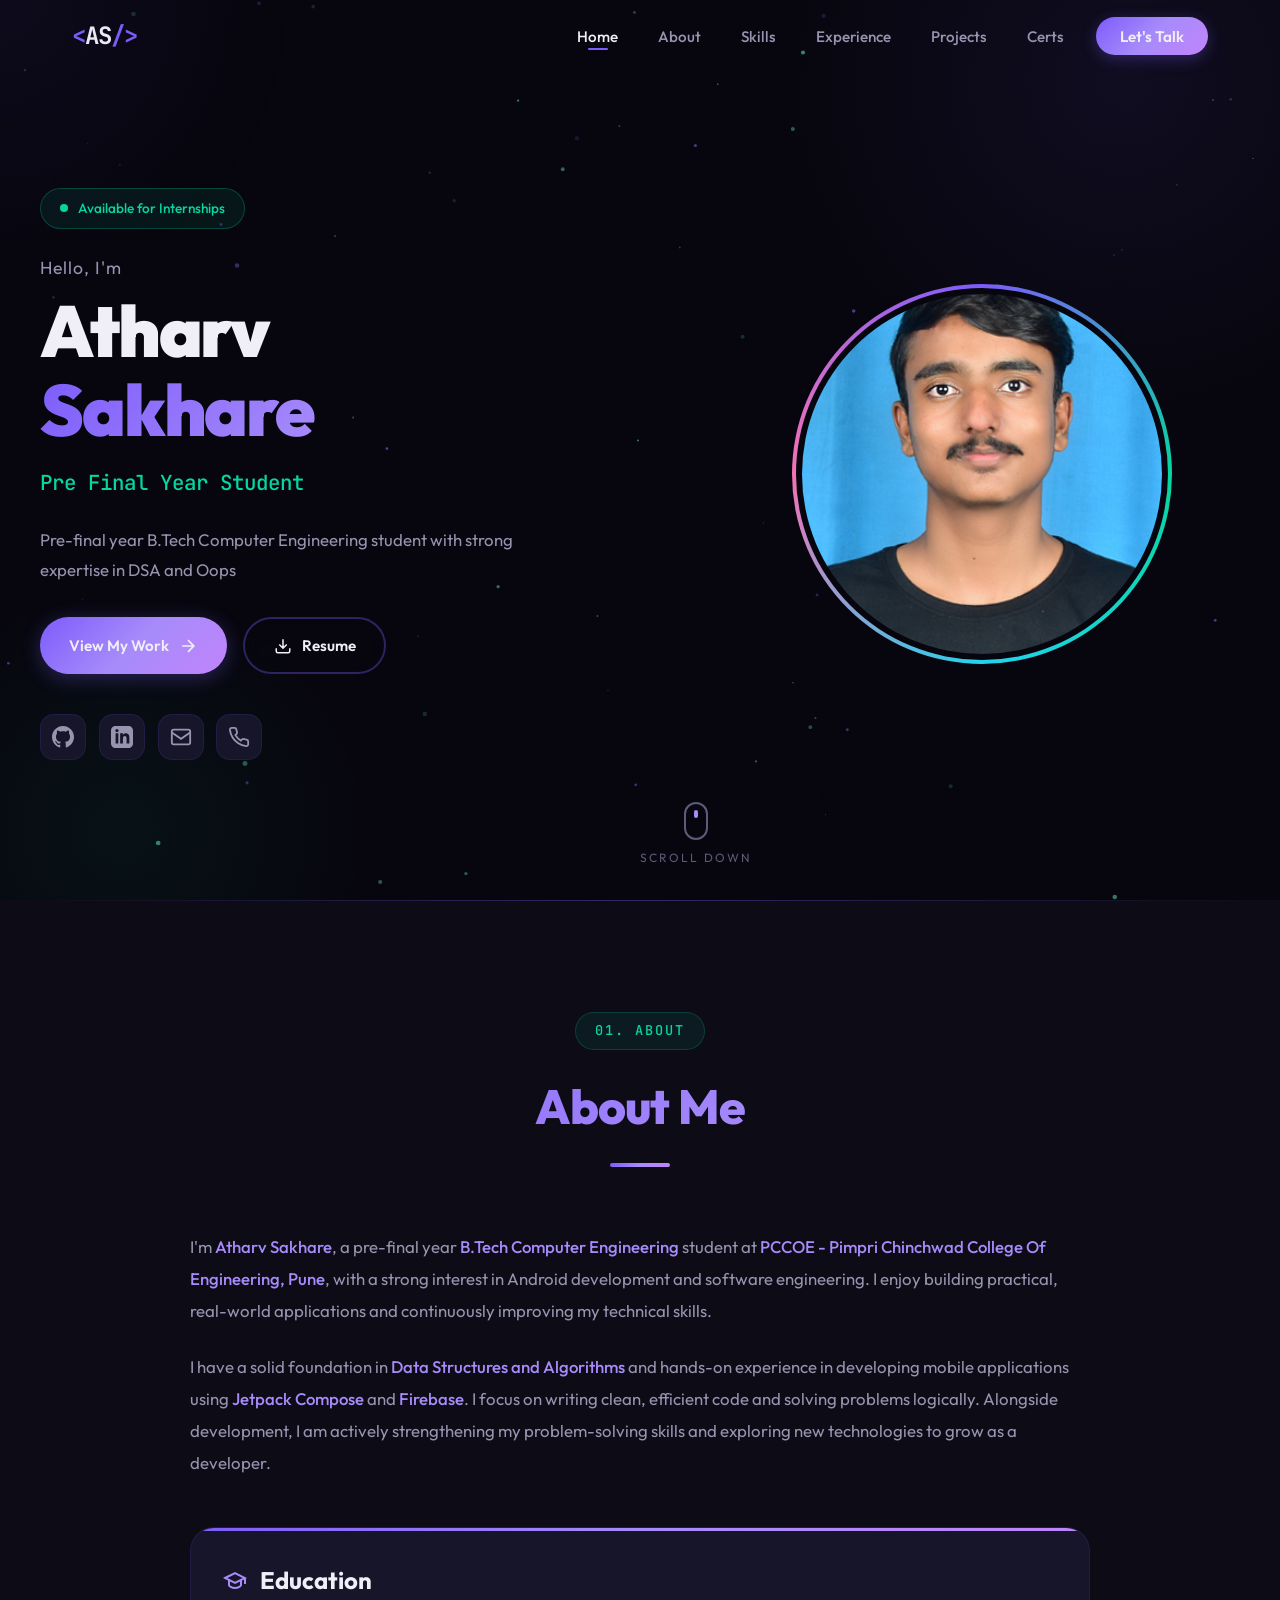
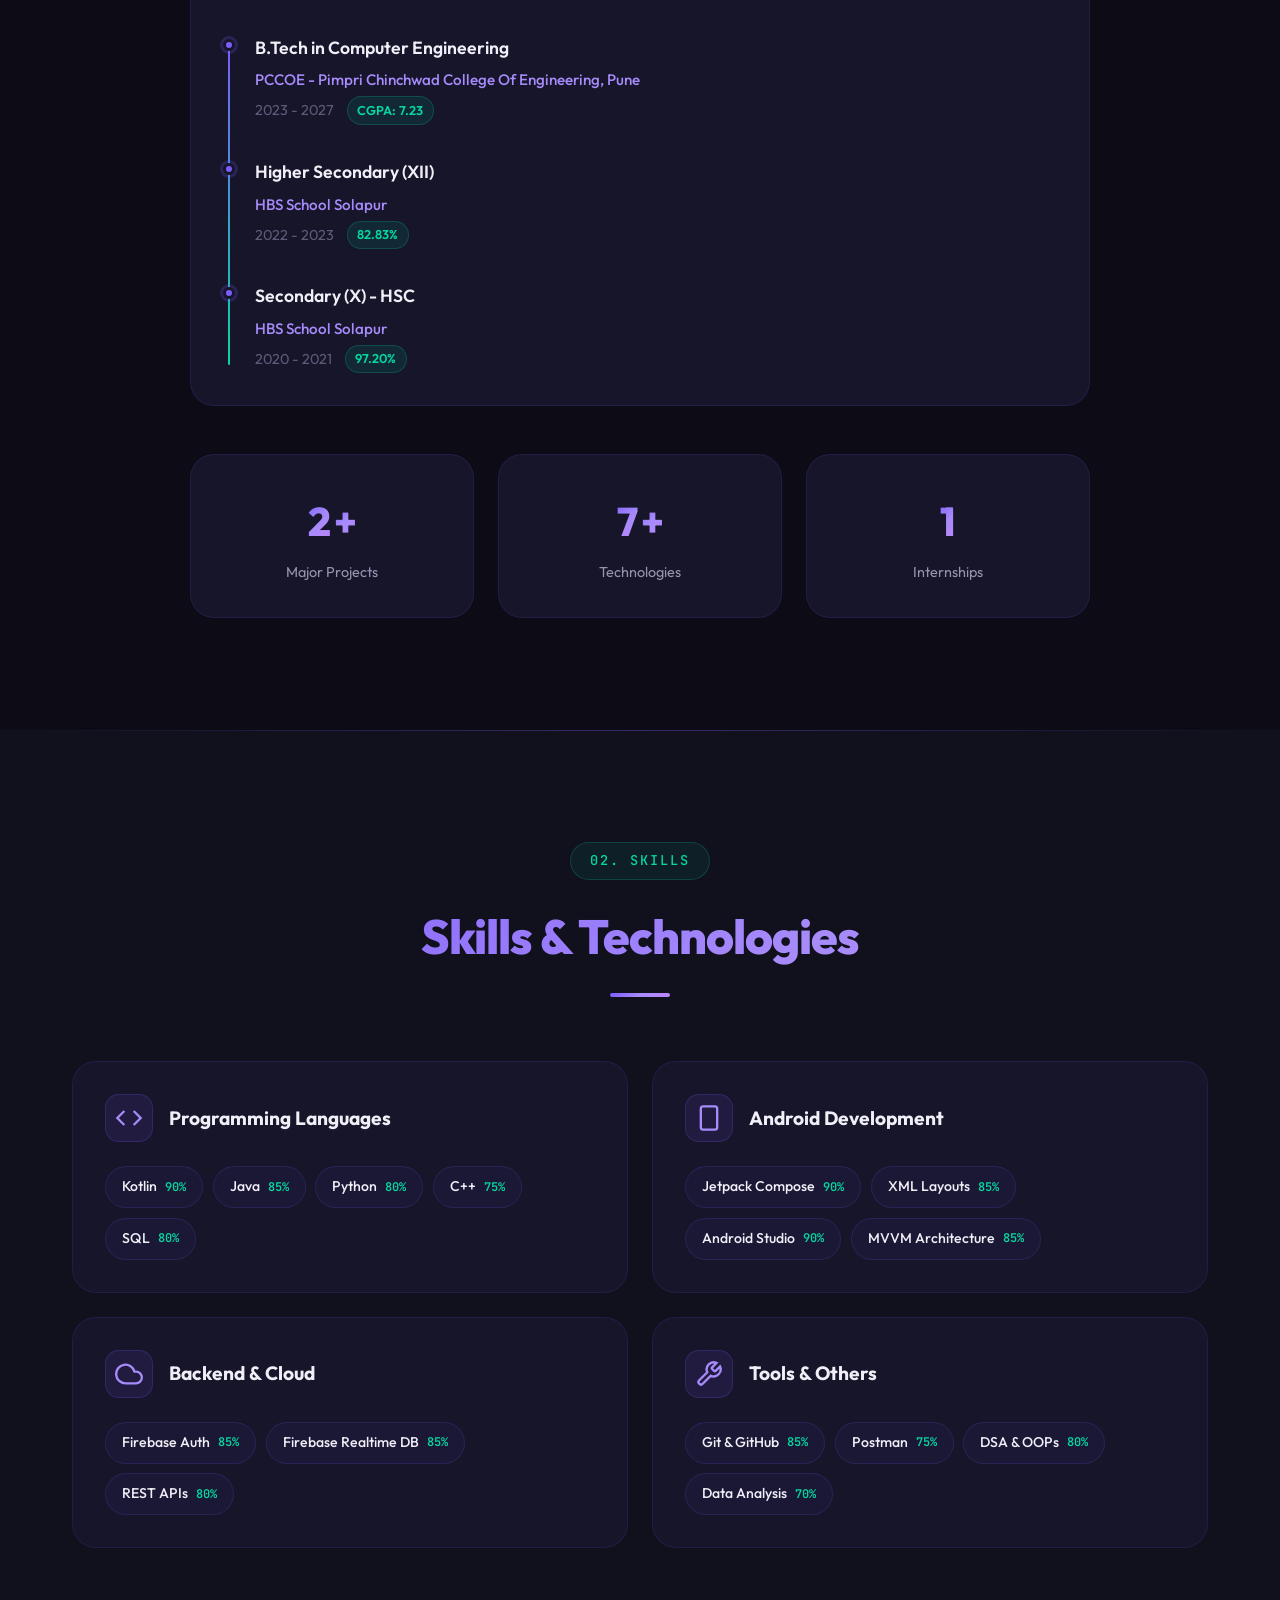
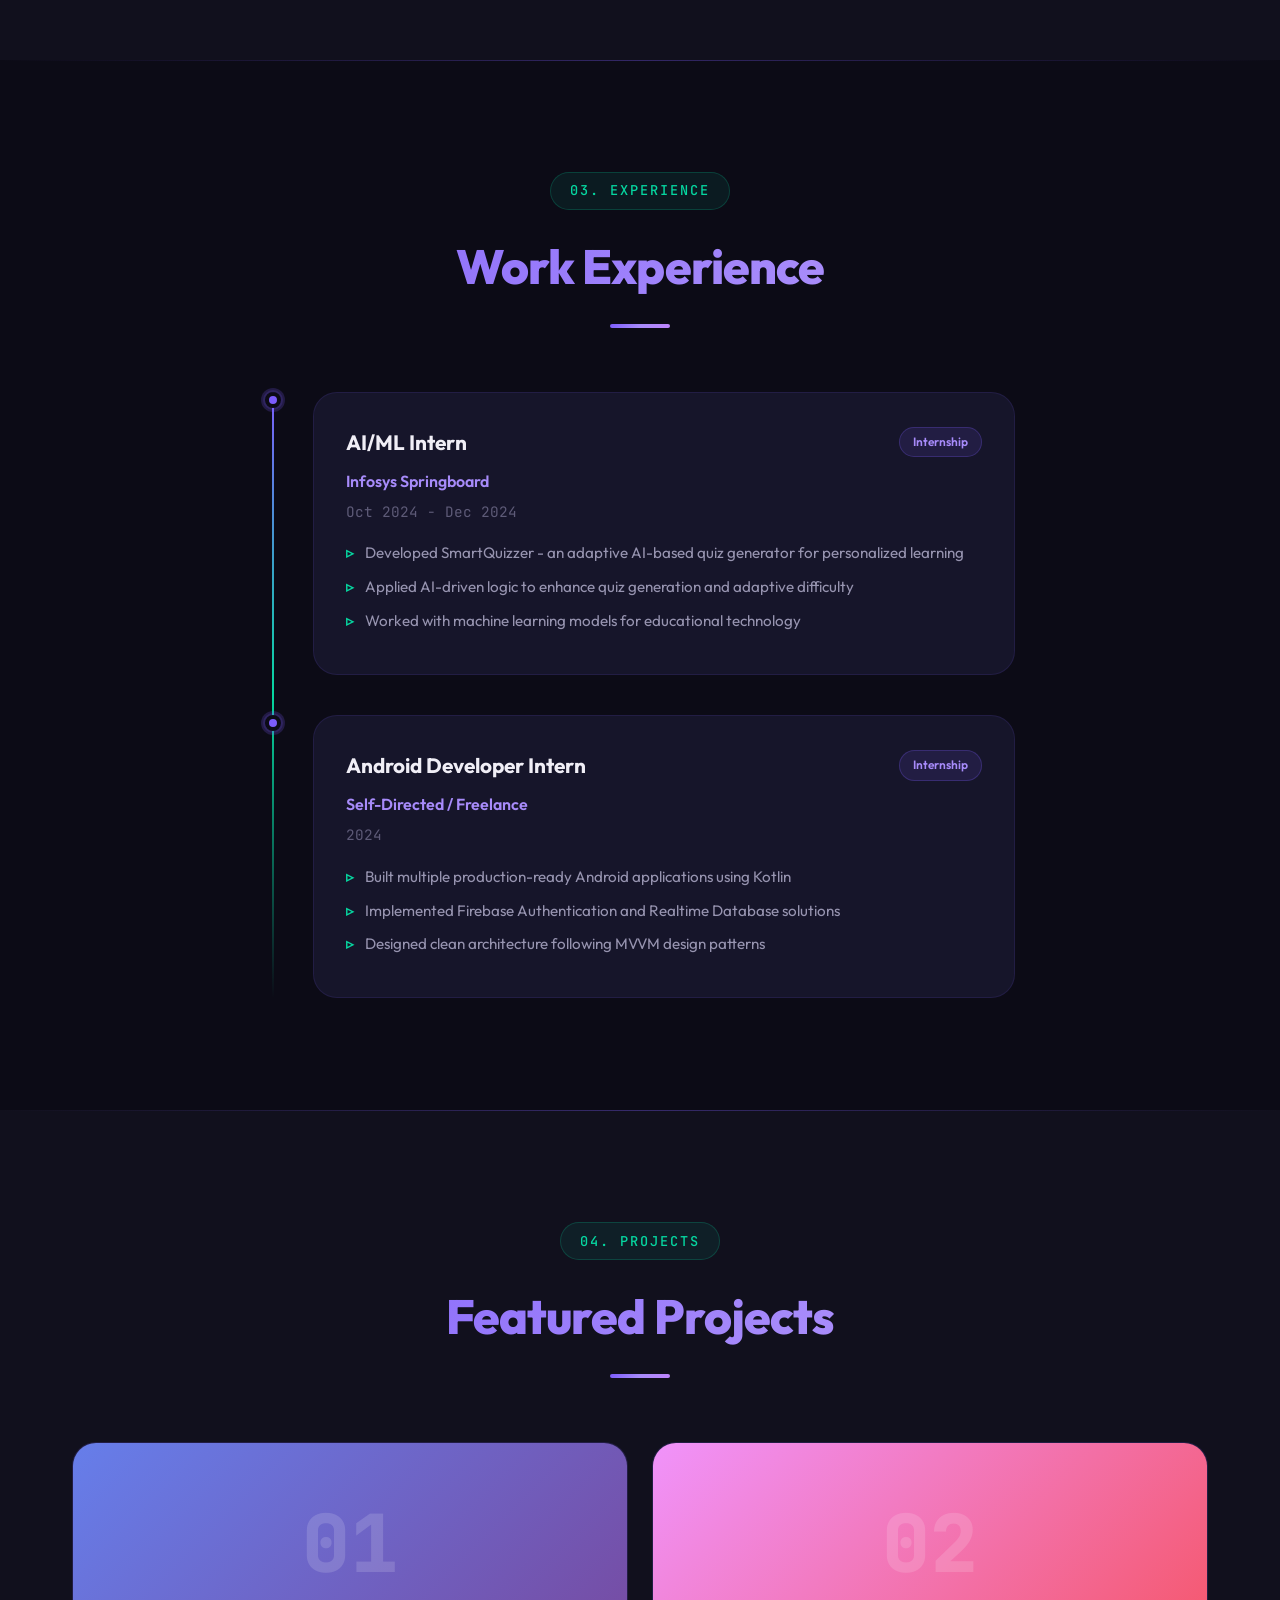
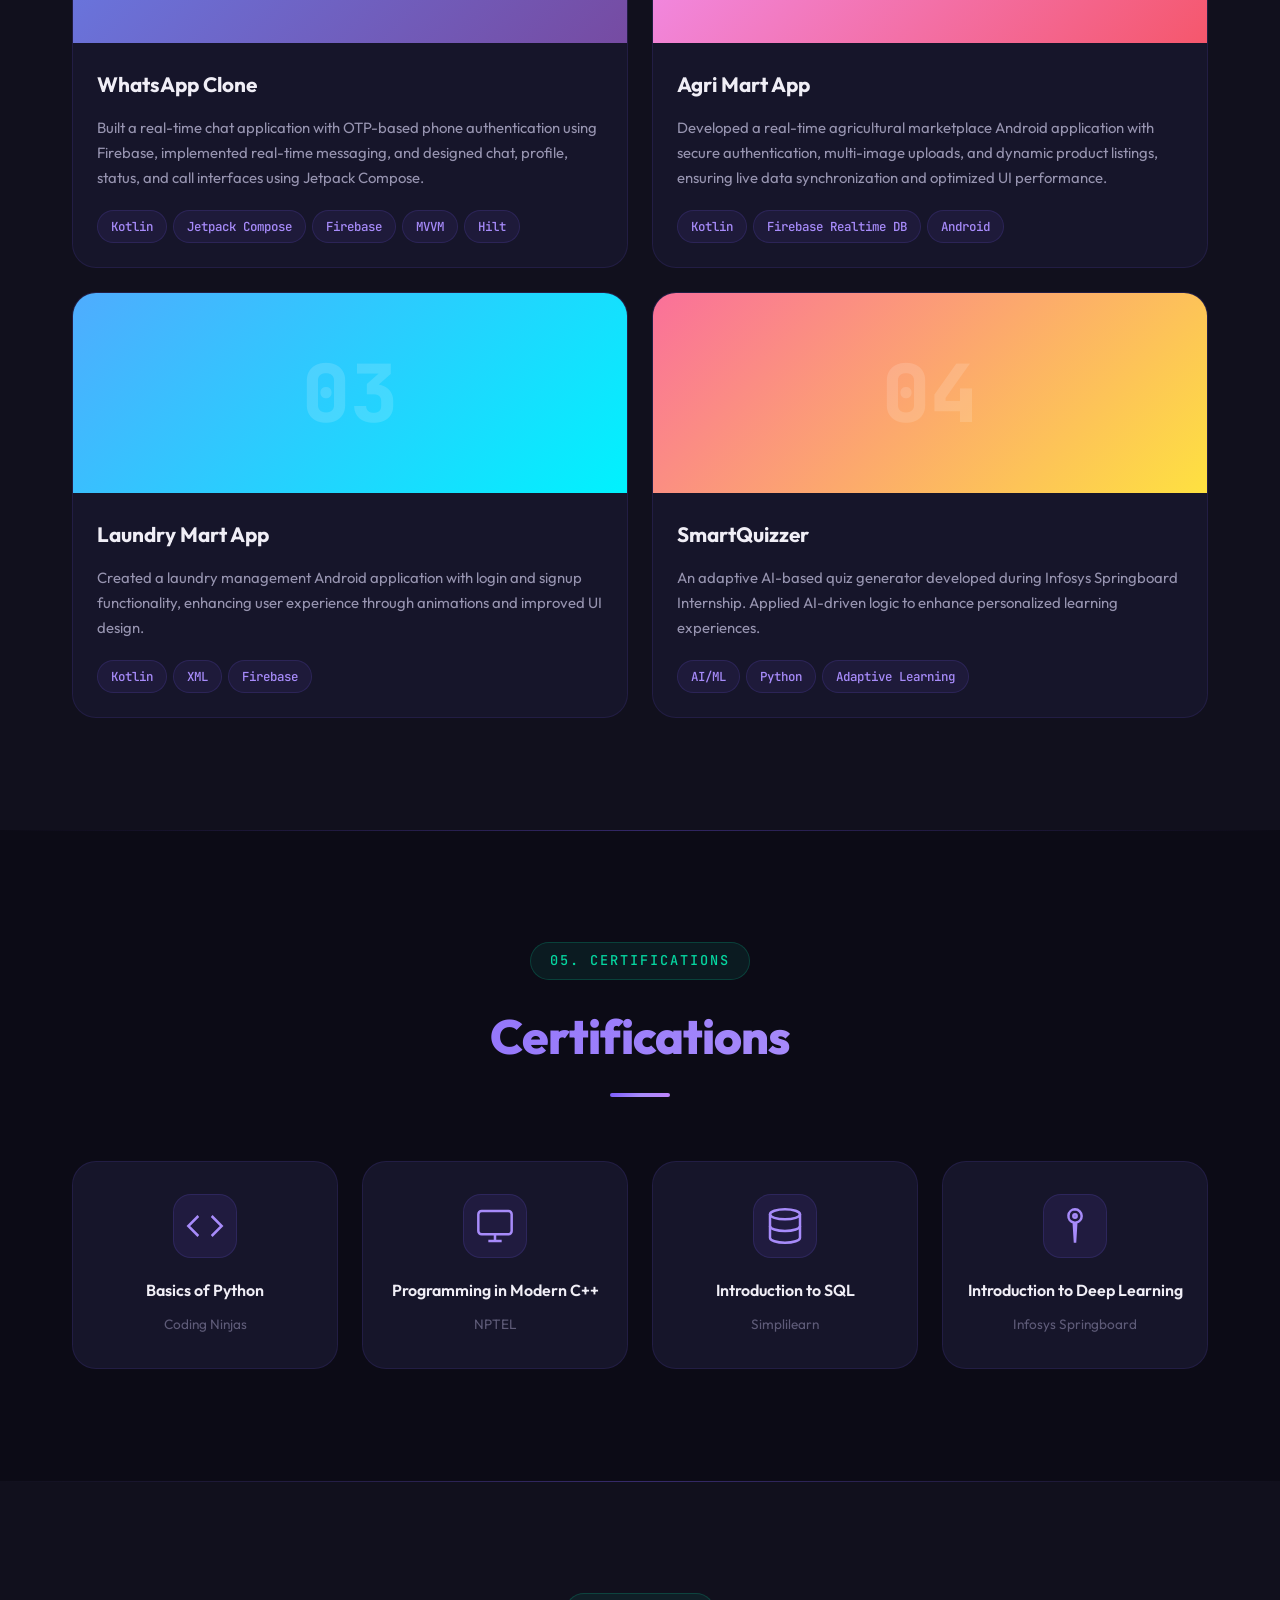
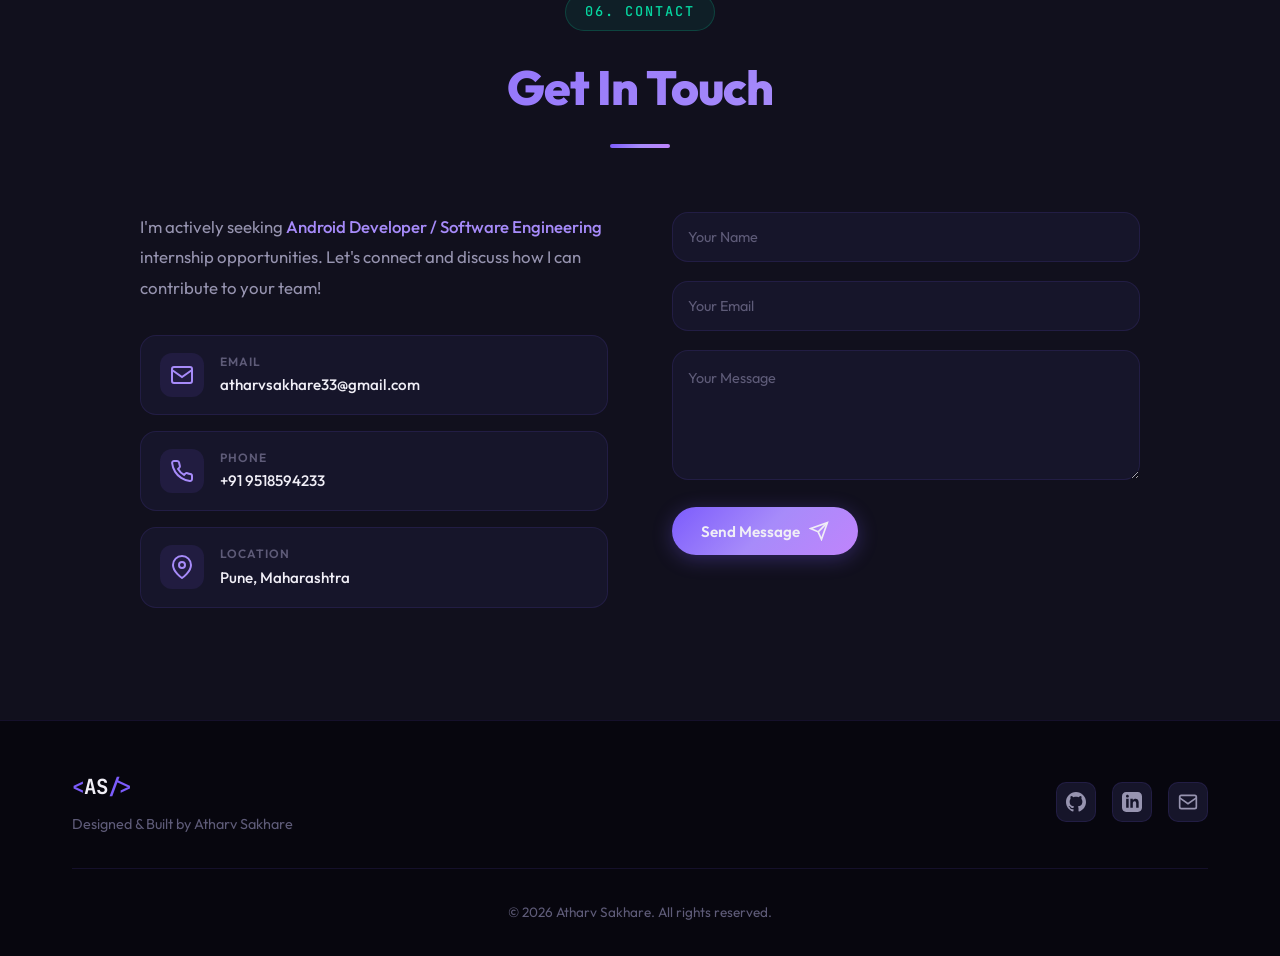
<file: Assignment 2/index.html>
<!DOCTYPE html>
<html lang="en">

<head>
    <meta charset="UTF-8">
    <meta name="viewport" content="width=device-width, initial-scale=1.0">
    <meta name="description" content="Atharv Sakhare - Pre-final year B.Tech student specializing in Kotlin, Jetpack Compose, and Firebase.">
    <title>Atharv Sakhare | Pre Final Year Student</title>
    <link rel="stylesheet" href="style.css">
    <link rel="preconnect" href="https://fonts.googleapis.com">
    <link rel="preconnect" href="https://fonts.gstatic.com" crossorigin>
    <link href="https://fonts.googleapis.com/css2?family=Outfit:wght@300;400;500;600;700;800;900&family=JetBrains+Mono:wght@400;500;600&display=swap" rel="stylesheet">
</head>

<body>
    <!-- Cursor Glow -->
    <div class="cursor-glow" id="cursorGlow"></div>

    <!-- Navigation -->
    <nav class="navbar" id="navbar">
        <div class="nav-container">
            <a href="#home" class="logo" id="nav-logo">
                <span class="logo-bracket">&lt;</span>AS<span class="logo-bracket">/&gt;</span>
            </a>
            <ul class="nav-menu" id="navMenu">
                <li><a href="#home" class="nav-link active" data-section="home">Home</a></li>
                <li><a href="#about" class="nav-link" data-section="about">About</a></li>
                <li><a href="#skills" class="nav-link" data-section="skills">Skills</a></li>
                <li><a href="#experience" class="nav-link" data-section="experience">Experience</a></li>
                <li><a href="#projects" class="nav-link" data-section="projects">Projects</a></li>
                <li><a href="#certifications" class="nav-link" data-section="certifications">Certs</a></li>
                <li><a href="#contact" class="nav-link nav-cta" data-section="contact">Let's Talk</a></li>
            </ul>
            <button class="hamburger" id="hamburger" aria-label="Toggle menu">
                <span></span>
                <span></span>
                <span></span>
            </button>
        </div>
    </nav>

    <!-- Hero Section -->
    <section id="home" class="hero">
        <canvas id="particleCanvas" class="particle-canvas"></canvas>
        <div class="hero-container">
            <div class="hero-content">
                <div class="hero-text">
                    <div class="hero-badge animate-on-scroll">
                        <span class="badge-dot"></span>
                        Available for Internships
                    </div>
                    <p class="greeting animate-on-scroll">Hello, I'm</p>
                    <h1 class="hero-title animate-on-scroll">
                        <span class="title-line">Atharv</span>
                        <span class="title-line title-gradient">Sakhare</span>
                    </h1>
                    <div class="hero-role animate-on-scroll">
                        <span class="role-text">Pre Final Year Student</span>
                    </div>
                    <p class="hero-description animate-on-scroll">
                        Pre-final year B.Tech Computer Engineering student with strong expertise in DSA
                          and Oops
                
                        
                    </p>
                    <div class="hero-buttons animate-on-scroll">
                        <a href="#projects" class="btn btn-primary" id="btn-view-work">
                            <span>View My Work</span>
                            <svg width="20" height="20" viewBox="0 0 24 24" fill="none" stroke="currentColor" stroke-width="2">
                                <path d="M5 12h14M12 5l7 7-7 7"/>
                            </svg>
                        </a>
                        <a href="Atharv Resume.pdf" class="btn btn-outline" id="btn-resume" download>
                            <svg width="18" height="18" viewBox="0 0 24 24" fill="none" stroke="currentColor" stroke-width="2">
                                <path d="M21 15v4a2 2 0 01-2 2H5a2 2 0 01-2-2v-4M7 10l5 5 5-5M12 15V3"/>
                            </svg>
                            <span>Resume</span>
                        </a>
                    </div>
                    <div class="social-links animate-on-scroll">
                        <a href="https://github.com/atharvsakhare45" target="_blank" class="social-icon" id="social-github" aria-label="GitHub">
                            <svg width="22" height="22" viewBox="0 0 24 24" fill="currentColor">
                                <path d="M12 0c-6.626 0-12 5.373-12 12 0 5.302 3.438 9.8 8.207 11.387.599.111.793-.261.793-.577v-2.234c-3.338.726-4.033-1.416-4.033-1.416-.546-1.387-1.333-1.756-1.333-1.756-1.089-.745.083-.729.083-.729 1.205.084 1.839 1.237 1.839 1.237 1.07 1.834 2.807 1.304 3.492.997.107-.775.418-1.305.762-1.604-2.665-.305-5.467-1.334-5.467-5.931 0-1.311.469-2.381 1.236-3.221-.124-.303-.535-1.524.117-3.176 0 0 1.008-.322 3.301 1.23.957-.266 1.983-.399 3.003-.404 1.02.005 2.047.138 3.006.404 2.291-1.552 3.297-1.23 3.297-1.23.653 1.653.242 2.874.118 3.176.77.84 1.235 1.911 1.235 3.221 0 4.609-2.807 5.624-5.479 5.921.43.372.823 1.102.823 2.222v3.293c0 .319.192.694.801.576 4.765-1.589 8.199-6.086 8.199-11.386 0-6.627-5.373-12-12-12z"/>
                            </svg>
                        </a>
                        <a href="https://www.linkedin.com/in/atharv-sakhare-067351292/" target="_blank" class="social-icon" id="social-linkedin" aria-label="LinkedIn">
                            <svg width="22" height="22" viewBox="0 0 24 24" fill="currentColor">
                                <path d="M19 0h-14c-2.761 0-5 2.239-5 5v14c0 2.761 2.239 5 5 5h14c2.762 0 5-2.239 5-5v-14c0-2.761-2.238-5-5-5zm-11 19h-3v-11h3v11zm-1.5-12.268c-.966 0-1.75-.79-1.75-1.764s.784-1.764 1.75-1.764 1.75.79 1.75 1.764-.783 1.764-1.75 1.764zm13.5 12.268h-3v-5.604c0-3.368-4-3.113-4 0v5.604h-3v-11h3v1.765c1.396-2.586 7-2.777 7 2.476v6.759z"/>
                            </svg>
                        </a>
                        <a href="mailto:atharvsakhare33@gmail.com" class="social-icon" id="social-email" aria-label="Email">
                            <svg width="22" height="22" viewBox="0 0 24 24" fill="none" stroke="currentColor" stroke-width="2">
                                <rect x="2" y="4" width="20" height="16" rx="2"/>
                                <path d="M22 7l-10 7L2 7"/>
                            </svg>
                        </a>
                        <a href="tel:+919518594233" class="social-icon" id="social-phone" aria-label="Phone">
                            <svg width="22" height="22" viewBox="0 0 24 24" fill="none" stroke="currentColor" stroke-width="2">
                                <path d="M22 16.92v3a2 2 0 01-2.18 2 19.79 19.79 0 01-8.63-3.07 19.5 19.5 0 01-6-6 19.79 19.79 0 01-3.07-8.67A2 2 0 014.11 2h3a2 2 0 012 1.72c.127.96.361 1.903.7 2.81a2 2 0 01-.45 2.11L8.09 9.91a16 16 0 006 6l1.27-1.27a2 2 0 012.11-.45c.907.339 1.85.573 2.81.7A2 2 0 0122 16.92z"/>
                            </svg>
                        </a>
                    </div>
                </div>
                <div class="hero-image animate-on-scroll">
                    <div class="image-wrapper">
                        <div class="image-glow"></div>
                        <div class="image-ring">
                            <div class="image-ring-inner">
                                <img src="Atharv.jpg" alt="Atharv Sakhare - Software Engineer" id="profile-photo">
                            </div>
                        </div>

                    </div>
                </div>
            </div>
        </div>
        <div class="scroll-indicator" id="scrollIndicator">
            <div class="scroll-mouse">
                <div class="scroll-dot"></div>
            </div>
            <span>Scroll Down</span>
        </div>
    </section>

    <!-- About Section -->
    <section id="about" class="about">
        <div class="container">
            <div class="section-header animate-on-scroll">
                <span class="section-tag">01. About</span>
                <h2 class="section-title">About Me</h2>
                <div class="section-line"></div>
            </div>
            <div class="about-content">
                <div class="about-text animate-on-scroll">
                   <p>
    I'm <span class="highlight">Atharv Sakhare</span>, a pre-final year 
    <span class="highlight">B.Tech Computer Engineering</span> student at 
    <span class="highlight">PCCOE - Pimpri Chinchwad College Of Engineering, Pune</span>, 
    with a strong interest in Android development and software engineering. 
    I enjoy building practical, real-world applications and continuously improving my technical skills.
</p>

<p>
    I have a solid foundation in <span class="highlight">Data Structures and Algorithms</span> 
    and hands-on experience in developing mobile applications using 
    <span class="highlight">Jetpack Compose</span> and 
    <span class="highlight">Firebase</span>. 
    I focus on writing clean, efficient code and solving problems logically. 
    Alongside development, I am actively strengthening my problem-solving skills 
    and exploring new technologies to grow as a developer.
</p>
                </div>
                <div class="education-section animate-on-scroll">
                    <h3>
                        <svg width="24" height="24" viewBox="0 0 24 24" fill="none" stroke="currentColor" stroke-width="2">
                            <path d="M22 10v6M2 10l10-5 10 5-10 5z"/>
                            <path d="M6 12v5c0 1.1 2.7 3 6 3s6-1.9 6-3v-5"/>
                        </svg>
                        Education
                    </h3>
                    <div class="education-timeline">
                        <div class="education-item">
                            <div class="edu-dot"></div>
                            <div class="edu-content">
                                <h4>B.Tech in Computer Engineering</h4>
                                <p class="institution">PCCOE - Pimpri Chinchwad College Of Engineering, Pune</p>
                                <p class="duration">2023 - 2027 <span class="edu-score">CGPA: 7.23</span></p>
                            </div>
                        </div>
                        <div class="education-item">
                            <div class="edu-dot"></div>
                            <div class="edu-content">
                                <h4>Higher Secondary (XII)</h4>
                                <p class="institution">HBS School Solapur</p>
                                <p class="duration">2022 - 2023 <span class="edu-score">82.83%</span></p>
                            </div>
                        </div>
                        <div class="education-item">
                            <div class="edu-dot"></div>
                            <div class="edu-content">
                                <h4>Secondary (X) - HSC</h4>
                                <p class="institution">HBS School Solapur</p>
                                <p class="duration">2020 - 2021 <span class="edu-score">97.20%</span></p>
                            </div>
                        </div>
                    </div>
                </div>
                <div class="about-stats animate-on-scroll">
                    <div class="stat-item" id="stat-projects">
                        <div class="stat-number" data-count="3">0</div>
                        <div class="stat-suffix">+</div>
                        <p>Major Projects</p>
                    </div>
                    <div class="stat-item" id="stat-technologies">
                        <div class="stat-number" data-count="10">0</div>
                        <div class="stat-suffix">+</div>
                        <p>Technologies</p>
                    </div>
                    <div class="stat-item" id="stat-internships">
                        <div class="stat-number" data-count="2">0</div>
                        <div class="stat-suffix"></div>
                        <p>Internships</p>
                    </div>
                </div>
            </div>
        </div>
    </section>

    <!-- Skills Section -->
    <section id="skills" class="skills">
        <div class="container">
            <div class="section-header animate-on-scroll">
                <span class="section-tag">02. Skills</span>
                <h2 class="section-title">Skills & Technologies</h2>
                <div class="section-line"></div>
            </div>
            <div class="skills-grid">
                <div class="skill-category animate-on-scroll" id="skill-languages">
                    <div class="skill-category-header">
                        <div class="skill-icon">
                            <svg width="28" height="28" viewBox="0 0 24 24" fill="none" stroke="currentColor" stroke-width="2">
                                <polyline points="16 18 22 12 16 6"/>
                                <polyline points="8 6 2 12 8 18"/>
                            </svg>
                        </div>
                        <h3>Programming Languages</h3>
                    </div>
                    <div class="skill-chips">
                        <div class="skill-chip" data-level="90">
                            <span class="chip-name">Kotlin</span>
                            <span class="chip-level">90%</span>
                        </div>
                        <div class="skill-chip" data-level="85">
                            <span class="chip-name">Java</span>
                            <span class="chip-level">85%</span>
                        </div>
                        <div class="skill-chip" data-level="80">
                            <span class="chip-name">Python</span>
                            <span class="chip-level">80%</span>
                        </div>
                        <div class="skill-chip" data-level="75">
                            <span class="chip-name">C++</span>
                            <span class="chip-level">75%</span>
                        </div>
                        <div class="skill-chip" data-level="80">
                            <span class="chip-name">SQL</span>
                            <span class="chip-level">80%</span>
                        </div>
                    </div>
                </div>
                <div class="skill-category animate-on-scroll" id="skill-android">
                    <div class="skill-category-header">
                        <div class="skill-icon">
                            <svg width="28" height="28" viewBox="0 0 24 24" fill="none" stroke="currentColor" stroke-width="2">
                                <rect x="5" y="2" width="14" height="20" rx="2" ry="2"/>
                                <line x1="12" y1="18" x2="12.01" y2="18"/>
                            </svg>
                        </div>
                        <h3>Android Development</h3>
                    </div>
                    <div class="skill-chips">
                        <div class="skill-chip" data-level="90">
                            <span class="chip-name">Jetpack Compose</span>
                            <span class="chip-level">90%</span>
                        </div>
                        <div class="skill-chip" data-level="85">
                            <span class="chip-name">XML Layouts</span>
                            <span class="chip-level">85%</span>
                        </div>
                        <div class="skill-chip" data-level="90">
                            <span class="chip-name">Android Studio</span>
                            <span class="chip-level">90%</span>
                        </div>
                        <div class="skill-chip" data-level="85">
                            <span class="chip-name">MVVM Architecture</span>
                            <span class="chip-level">85%</span>
                        </div>
                    </div>
                </div>
                <div class="skill-category animate-on-scroll" id="skill-backend">
                    <div class="skill-category-header">
                        <div class="skill-icon">
                            <svg width="28" height="28" viewBox="0 0 24 24" fill="none" stroke="currentColor" stroke-width="2">
                                <path d="M18 10h-1.26A8 8 0 109 20h9a5 5 0 000-10z"/>
                            </svg>
                        </div>
                        <h3>Backend & Cloud</h3>
                    </div>
                    <div class="skill-chips">
                        <div class="skill-chip" data-level="85">
                            <span class="chip-name">Firebase Auth</span>
                            <span class="chip-level">85%</span>
                        </div>
                        <div class="skill-chip" data-level="85">
                            <span class="chip-name">Firebase Realtime DB</span>
                            <span class="chip-level">85%</span>
                        </div>
                        <div class="skill-chip" data-level="80">
                            <span class="chip-name">REST APIs</span>
                            <span class="chip-level">80%</span>
                        </div>
                    </div>
                </div>
                <div class="skill-category animate-on-scroll" id="skill-tools">
                    <div class="skill-category-header">
                        <div class="skill-icon">
                            <svg width="28" height="28" viewBox="0 0 24 24" fill="none" stroke="currentColor" stroke-width="2">
                                <path d="M14.7 6.3a1 1 0 000 1.4l1.6 1.6a1 1 0 001.4 0l3.77-3.77a6 6 0 01-7.94 7.94l-6.91 6.91a2.12 2.12 0 01-3-3l6.91-6.91a6 6 0 017.94-7.94l-3.76 3.76z"/>
                            </svg>
                        </div>
                        <h3>Tools & Others</h3>
                    </div>
                    <div class="skill-chips">
                        <div class="skill-chip" data-level="85">
                            <span class="chip-name">Git & GitHub</span>
                            <span class="chip-level">85%</span>
                        </div>
                        <div class="skill-chip" data-level="75">
                            <span class="chip-name">Postman</span>
                            <span class="chip-level">75%</span>
                        </div>
                        <div class="skill-chip" data-level="80">
                            <span class="chip-name">DSA & OOPs</span>
                            <span class="chip-level">80%</span>
                        </div>
                        <div class="skill-chip" data-level="70">
                            <span class="chip-name">Data Analysis</span>
                            <span class="chip-level">70%</span>
                        </div>
                    </div>
                </div>
            </div>
        </div>
    </section>

    <!-- Experience Section -->
    <section id="experience" class="experience">
        <div class="container">
            <div class="section-header animate-on-scroll">
                <span class="section-tag">03. Experience</span>
                <h2 class="section-title">Work Experience</h2>
                <div class="section-line"></div>
            </div>
            <div class="timeline">
                <div class="timeline-item animate-on-scroll">
                    <div class="timeline-marker">
                        <div class="timeline-dot"></div>
                    </div>
                    <div class="timeline-content">
                        <div class="timeline-header">
                            <h3>AI/ML Intern</h3>
                            <span class="timeline-badge">Internship</span>
                        </div>
                        <p class="company">Infosys Springboard</p>
                        <p class="duration">Oct 2024 - Dec 2024</p>
                        <ul class="description">
                            <li>Developed SmartQuizzer - an adaptive AI-based quiz generator for personalized learning</li>
                            <li>Applied AI-driven logic to enhance quiz generation and adaptive difficulty</li>
                            <li>Worked with machine learning models for educational technology</li>
                        </ul>
                    </div>
                </div>
                <div class="timeline-item animate-on-scroll">
                    <div class="timeline-marker">
                        <div class="timeline-dot"></div>
                    </div>
                    <div class="timeline-content">
                        <div class="timeline-header">
                            <h3>Android Developer Intern</h3>
                            <span class="timeline-badge">Internship</span>
                        </div>
                        <p class="company">Self-Directed / Freelance</p>
                        <p class="duration">2024</p>
                        <ul class="description">
                            <li>Built multiple production-ready Android applications using Kotlin</li>
                            <li>Implemented Firebase Authentication and Realtime Database solutions</li>
                            <li>Designed clean architecture following MVVM design patterns</li>
                        </ul>
                    </div>
                </div>
            </div>
        </div>
    </section>

    <!-- Projects Section -->
    <section id="projects" class="projects">
        <div class="container">
            <div class="section-header animate-on-scroll">
                <span class="section-tag">04. Projects</span>
                <h2 class="section-title">Featured Projects</h2>
                <div class="section-line"></div>
            </div>
            <div class="projects-grid">
                <div class="project-card animate-on-scroll" id="project-whatsapp">
                    <div class="project-image" style="--gradient: linear-gradient(135deg, #667eea 0%, #764ba2 100%)">
                        <div class="project-number">01</div>
                        <div class="project-overlay">
                            <a href="https://github.com/atharvsakhare45" target="_blank" class="project-link" aria-label="View WhatsApp Clone on GitHub">
                                <svg width="22" height="22" viewBox="0 0 24 24" fill="none" stroke="currentColor" stroke-width="2">
                                    <path d="M18 13v6a2 2 0 01-2 2H5a2 2 0 01-2-2V8a2 2 0 012-2h6"/>
                                    <polyline points="15 3 21 3 21 9"/>
                                    <line x1="10" y1="14" x2="21" y2="3"/>
                                </svg>
                                View Project
                            </a>
                        </div>
                    </div>
                    <div class="project-info">
                        <h3>WhatsApp Clone</h3>
                        <p>Built a real-time chat application with OTP-based phone authentication using Firebase, 
                           implemented real-time messaging, and designed chat, profile, status, and call interfaces 
                           using Jetpack Compose.</p>
                        <div class="project-tags">
                            <span class="tag">Kotlin</span>
                            <span class="tag">Jetpack Compose</span>
                            <span class="tag">Firebase</span>
                            <span class="tag">MVVM</span>
                            <span class="tag">Hilt</span>
                        </div>
                    </div>
                </div>
                <div class="project-card animate-on-scroll" id="project-agrimart">
                    <div class="project-image" style="--gradient: linear-gradient(135deg, #f093fb 0%, #f5576c 100%)">
                        <div class="project-number">02</div>
                        <div class="project-overlay">
                            <a href="https://github.com/atharvsakhare45" target="_blank" class="project-link" aria-label="View Agri Mart on GitHub">
                                <svg width="22" height="22" viewBox="0 0 24 24" fill="none" stroke="currentColor" stroke-width="2">
                                    <path d="M18 13v6a2 2 0 01-2 2H5a2 2 0 01-2-2V8a2 2 0 012-2h6"/>
                                    <polyline points="15 3 21 3 21 9"/>
                                    <line x1="10" y1="14" x2="21" y2="3"/>
                                </svg>
                                View Project
                            </a>
                        </div>
                    </div>
                    <div class="project-info">
                        <h3>Agri Mart App</h3>
                        <p>Developed a real-time agricultural marketplace Android application with secure authentication, 
                           multi-image uploads, and dynamic product listings, ensuring live data synchronization and 
                           optimized UI performance.</p>
                        <div class="project-tags">
                            <span class="tag">Kotlin</span>
                            <span class="tag">Firebase Realtime DB</span>
                            <span class="tag">Android</span>
                        </div>
                    </div>
                </div>
                <div class="project-card animate-on-scroll" id="project-laundrymart">
                    <div class="project-image" style="--gradient: linear-gradient(135deg, #4facfe 0%, #00f2fe 100%)">
                        <div class="project-number">03</div>
                        <div class="project-overlay">
                            <a href="https://github.com/atharvsakhare45" target="_blank" class="project-link" aria-label="View Laundry Mart on GitHub">
                                <svg width="22" height="22" viewBox="0 0 24 24" fill="none" stroke="currentColor" stroke-width="2">
                                    <path d="M18 13v6a2 2 0 01-2 2H5a2 2 0 01-2-2V8a2 2 0 012-2h6"/>
                                    <polyline points="15 3 21 3 21 9"/>
                                    <line x1="10" y1="14" x2="21" y2="3"/>
                                </svg>
                                View Project
                            </a>
                        </div>
                    </div>
                    <div class="project-info">
                        <h3>Laundry Mart App</h3>
                        <p>Created a laundry management Android application with login and signup functionality, 
                           enhancing user experience through animations and improved UI design.</p>
                        <div class="project-tags">
                            <span class="tag">Kotlin</span>
                            <span class="tag">XML</span>
                            <span class="tag">Firebase</span>
                        </div>
                    </div>
                </div>
                <div class="project-card animate-on-scroll" id="project-smartquizzer">
                    <div class="project-image" style="--gradient: linear-gradient(135deg, #fa709a 0%, #fee140 100%)">
                        <div class="project-number">04</div>
                        <div class="project-overlay">
                            <a href="https://github.com/atharvsakhare45" target="_blank" class="project-link" aria-label="View SmartQuizzer on GitHub">
                                <svg width="22" height="22" viewBox="0 0 24 24" fill="none" stroke="currentColor" stroke-width="2">
                                    <path d="M18 13v6a2 2 0 01-2 2H5a2 2 0 01-2-2V8a2 2 0 012-2h6"/>
                                    <polyline points="15 3 21 3 21 9"/>
                                    <line x1="10" y1="14" x2="21" y2="3"/>
                                </svg>
                                View Project
                            </a>
                        </div>
                    </div>
                    <div class="project-info">
                        <h3>SmartQuizzer</h3>
                        <p>An adaptive AI-based quiz generator developed during Infosys Springboard Internship. 
                           Applied AI-driven logic to enhance personalized learning experiences.</p>
                        <div class="project-tags">
                            <span class="tag">AI/ML</span>
                            <span class="tag">Python</span>
                            <span class="tag">Adaptive Learning</span>
                        </div>
                    </div>
                </div>
            </div>
        </div>
    </section>

    <!-- Certifications Section -->
    <section id="certifications" class="certifications">
        <div class="container">
            <div class="section-header animate-on-scroll">
                <span class="section-tag">05. Certifications</span>
                <h2 class="section-title">Certifications</h2>
                <div class="section-line"></div>
            </div>
            <div class="cert-grid">
                <div class="cert-card animate-on-scroll" id="cert-python">
                    <div class="cert-glow"></div>
                    <div class="cert-icon">
                        <svg width="40" height="40" viewBox="0 0 24 24" fill="none" stroke="currentColor" stroke-width="1.5">
                            <polyline points="16 18 22 12 16 6"/>
                            <polyline points="8 6 2 12 8 18"/>
                        </svg>
                    </div>
                    <h3>Basics of Python</h3>
                    <p class="cert-issuer">Coding Ninjas</p>
                </div>
                <div class="cert-card animate-on-scroll" id="cert-cpp">
                    <div class="cert-glow"></div>
                    <div class="cert-icon">
                        <svg width="40" height="40" viewBox="0 0 24 24" fill="none" stroke="currentColor" stroke-width="1.5">
                            <rect x="2" y="3" width="20" height="14" rx="2" ry="2"/>
                            <line x1="8" y1="21" x2="16" y2="21"/>
                            <line x1="12" y1="17" x2="12" y2="21"/>
                        </svg>
                    </div>
                    <h3>Programming in Modern C++</h3>
                    <p class="cert-issuer">NPTEL</p>
                </div>
                <div class="cert-card animate-on-scroll" id="cert-sql">
                    <div class="cert-glow"></div>
                    <div class="cert-icon">
                        <svg width="40" height="40" viewBox="0 0 24 24" fill="none" stroke="currentColor" stroke-width="1.5">
                            <ellipse cx="12" cy="5" rx="9" ry="3"/>
                            <path d="M21 12c0 1.66-4 3-9 3s-9-1.34-9-3"/>
                            <path d="M3 5v14c0 1.66 4 3 9 3s9-1.34 9-3V5"/>
                        </svg>
                    </div>
                    <h3>Introduction to SQL</h3>
                    <p class="cert-issuer">Simplilearn</p>
                </div>
                <div class="cert-card animate-on-scroll" id="cert-dl">
                    <div class="cert-glow"></div>
                    <div class="cert-icon">
                        <svg width="40" height="40" viewBox="0 0 24 24" fill="none" stroke="currentColor" stroke-width="1.5">
                            <path d="M12 2a4 4 0 014 4c0 1.95-1.4 3.57-3.25 3.92L12 22l-.75-12.08A4.001 4.001 0 0112 2z"/>
                            <circle cx="12" cy="6" r="1"/>
                        </svg>
                    </div>
                    <h3>Introduction to Deep Learning</h3>
                    <p class="cert-issuer">Infosys Springboard</p>
                </div>
            </div>
        </div>
    </section>

    <!-- Contact Section -->
    <section id="contact" class="contact">
        <div class="container">
            <div class="section-header animate-on-scroll">
                <span class="section-tag">06. Contact</span>
                <h2 class="section-title">Get In Touch</h2>
                <div class="section-line"></div>
            </div>
            <div class="contact-content">
                <div class="contact-info animate-on-scroll">
                    <p class="contact-description">
                        I'm actively seeking <span class="highlight">Android Developer / Software Engineering</span> 
                        internship opportunities. Let's connect and discuss how I can contribute to your team!
                    </p>
                    <div class="contact-details">
                        <a href="mailto:atharvsakhare33@gmail.com" class="contact-card" id="contact-email">
                            <div class="contact-card-icon">
                                <svg width="24" height="24" viewBox="0 0 24 24" fill="none" stroke="currentColor" stroke-width="2">
                                    <rect x="2" y="4" width="20" height="16" rx="2"/>
                                    <path d="M22 7l-10 7L2 7"/>
                                </svg>
                            </div>
                            <div class="contact-card-text">
                                <span class="contact-label">Email</span>
                                <span class="contact-value">atharvsakhare33@gmail.com</span>
                            </div>
                        </a>
                        <a href="tel:+919518594233" class="contact-card" id="contact-phone">
                            <div class="contact-card-icon">
                                <svg width="24" height="24" viewBox="0 0 24 24" fill="none" stroke="currentColor" stroke-width="2">
                                    <path d="M22 16.92v3a2 2 0 01-2.18 2 19.79 19.79 0 01-8.63-3.07 19.5 19.5 0 01-6-6 19.79 19.79 0 01-3.07-8.67A2 2 0 014.11 2h3a2 2 0 012 1.72c.127.96.361 1.903.7 2.81a2 2 0 01-.45 2.11L8.09 9.91a16 16 0 006 6l1.27-1.27a2 2 0 012.11-.45c.907.339 1.85.573 2.81.7A2 2 0 0122 16.92z"/>
                                </svg>
                            </div>
                            <div class="contact-card-text">
                                <span class="contact-label">Phone</span>
                                <span class="contact-value">+91 9518594233</span>
                            </div>
                        </a>
                        <div class="contact-card" id="contact-location">
                            <div class="contact-card-icon">
                                <svg width="24" height="24" viewBox="0 0 24 24" fill="none" stroke="currentColor" stroke-width="2">
                                    <path d="M21 10c0 7-9 13-9 13s-9-6-9-13a9 9 0 0118 0z"/>
                                    <circle cx="12" cy="10" r="3"/>
                                </svg>
                            </div>
                            <div class="contact-card-text">
                                <span class="contact-label">Location</span>
                                <span class="contact-value">Pune, Maharashtra</span>
                            </div>
                        </div>
                    </div>
                </div>
                <form class="contact-form animate-on-scroll" id="contactForm">
                    <div class="form-group">
                        <input type="text" id="name" name="name" placeholder=" " required autocomplete="name">
                        <label for="name">Your Name</label>
                    </div>
                    <div class="form-group">
                        <input type="email" id="email" name="email" placeholder=" " required autocomplete="email">
                        <label for="email">Your Email</label>
                    </div>
                    <div class="form-group">
                        <textarea id="message" name="message" rows="5" placeholder=" " required></textarea>
                        <label for="message">Your Message</label>
                    </div>
                    <button type="submit" class="btn btn-primary btn-submit" id="btn-send-message">
                        <span>Send Message</span>
                        <svg width="20" height="20" viewBox="0 0 24 24" fill="none" stroke="currentColor" stroke-width="2">
                            <line x1="22" y1="2" x2="11" y2="13"/>
                            <polygon points="22 2 15 22 11 13 2 9 22 2"/>
                        </svg>
                    </button>
                </form>
            </div>
        </div>
    </section>

    <!-- Footer -->
    <footer class="footer">
        <div class="container">
            <div class="footer-content">
                <div class="footer-brand">
                    <a href="#home" class="footer-logo">
                        <span class="logo-bracket">&lt;</span>AS<span class="logo-bracket">/&gt;</span>
                    </a>
                    <p>Designed & Built by Atharv Sakhare</p>
                </div>
                <div class="footer-links">
                    <a href="https://github.com/atharvsakhare45" target="_blank" aria-label="GitHub">
                        <svg width="20" height="20" viewBox="0 0 24 24" fill="currentColor">
                            <path d="M12 0c-6.626 0-12 5.373-12 12 0 5.302 3.438 9.8 8.207 11.387.599.111.793-.261.793-.577v-2.234c-3.338.726-4.033-1.416-4.033-1.416-.546-1.387-1.333-1.756-1.333-1.756-1.089-.745.083-.729.083-.729 1.205.084 1.839 1.237 1.839 1.237 1.07 1.834 2.807 1.304 3.492.997.107-.775.418-1.305.762-1.604-2.665-.305-5.467-1.334-5.467-5.931 0-1.311.469-2.381 1.236-3.221-.124-.303-.535-1.524.117-3.176 0 0 1.008-.322 3.301 1.23.957-.266 1.983-.399 3.003-.404 1.02.005 2.047.138 3.006.404 2.291-1.552 3.297-1.23 3.297-1.23.653 1.653.242 2.874.118 3.176.77.84 1.235 1.911 1.235 3.221 0 4.609-2.807 5.624-5.479 5.921.43.372.823 1.102.823 2.222v3.293c0 .319.192.694.801.576 4.765-1.589 8.199-6.086 8.199-11.386 0-6.627-5.373-12-12-12z"/>
                        </svg>
                    </a>
                    <a href="https://www.linkedin.com/in/atharv-sakhare-067351292/" target="_blank" aria-label="LinkedIn">
                        <svg width="20" height="20" viewBox="0 0 24 24" fill="currentColor">
                            <path d="M19 0h-14c-2.761 0-5 2.239-5 5v14c0 2.761 2.239 5 5 5h14c2.762 0 5-2.239 5-5v-14c0-2.761-2.238-5-5-5zm-11 19h-3v-11h3v11zm-1.5-12.268c-.966 0-1.75-.79-1.75-1.764s.784-1.764 1.75-1.764 1.75.79 1.75 1.764-.783 1.764-1.75 1.764zm13.5 12.268h-3v-5.604c0-3.368-4-3.113-4 0v5.604h-3v-11h3v1.765c1.396-2.586 7-2.777 7 2.476v6.759z"/>
                        </svg>
                    </a>
                    <a href="mailto:atharvsakhare33@gmail.com" aria-label="Email">
                        <svg width="20" height="20" viewBox="0 0 24 24" fill="none" stroke="currentColor" stroke-width="2">
                            <rect x="2" y="4" width="20" height="16" rx="2"/>
                            <path d="M22 7l-10 7L2 7"/>
                        </svg>
                    </a>
                </div>
            </div>
            <div class="footer-bottom">
                <p>&copy; 2026 Atharv Sakhare. All rights reserved.</p>
            </div>
        </div>
    </footer>

    <script src="script.js"></script>
</body>

</html>
</file>
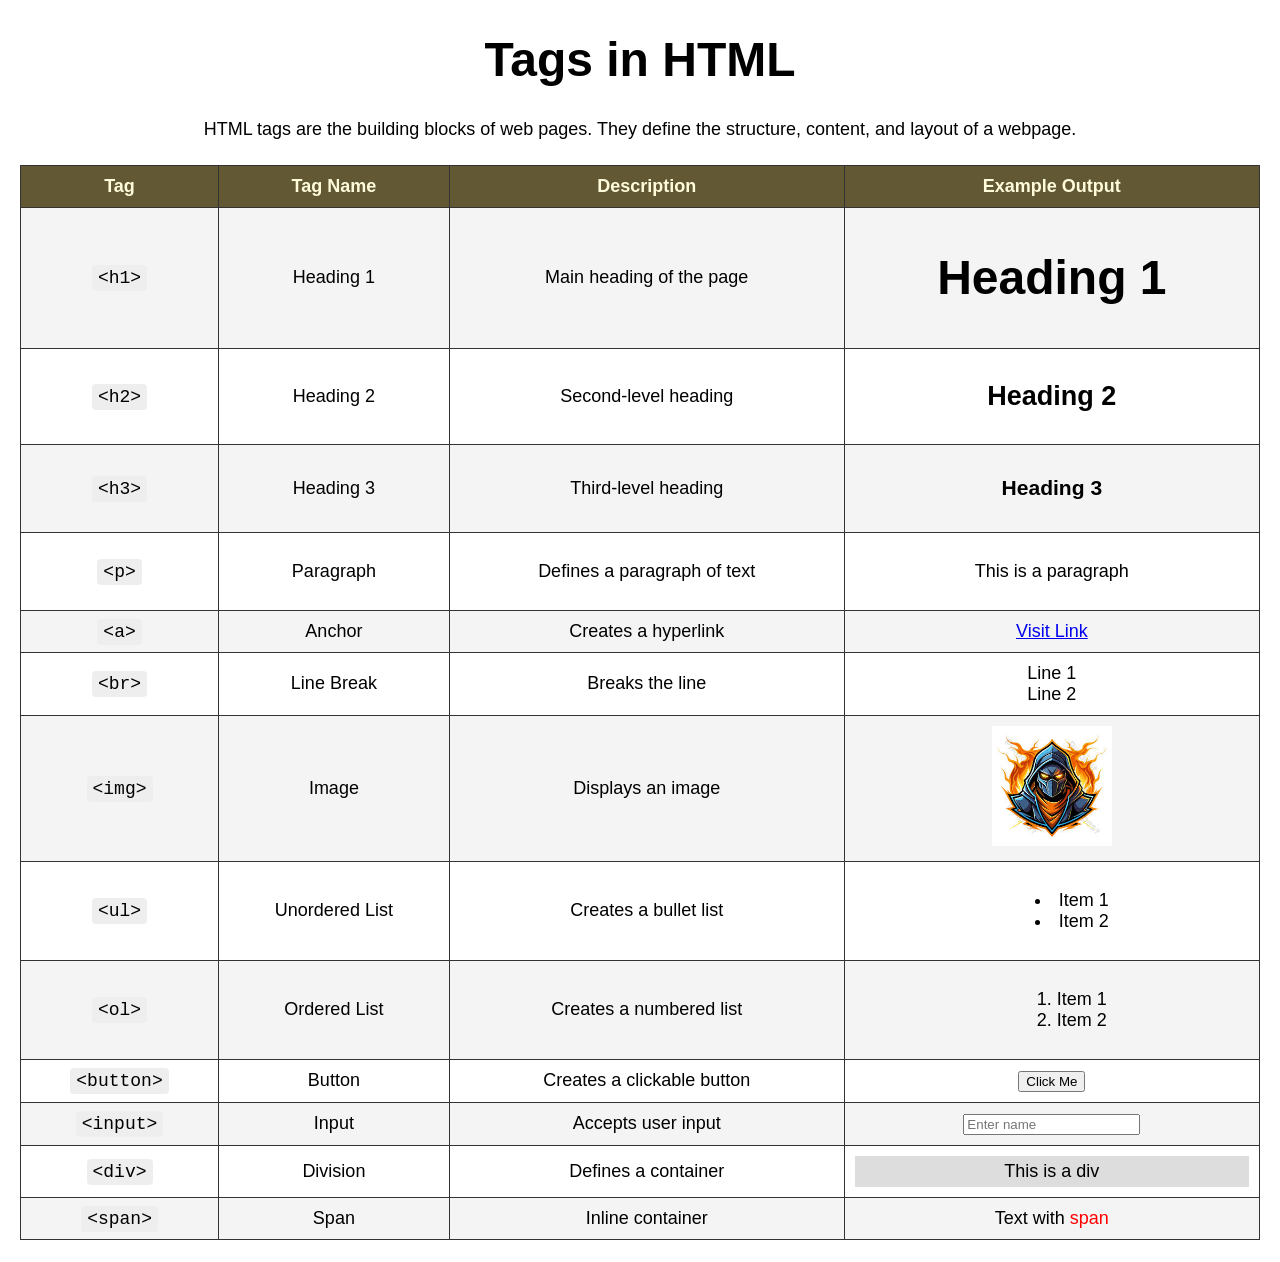
<file: Assigment 1/ass1practice.html>
<!DOCTYPE html>
<html lang="en">

<head>
    <meta charset="UTF-8">
    <meta name="viewport" content="width=device-width, initial-scale=1.0">
    <title>HTML Tags Table</title>

    <style>
        body {
            font-family: Arial, sans-serif;
            margin: 20px;
        }

        h1 {
            text-align: center;
            font-size: 48px;
        }

        p {
            text-align: center;
            font-size: 18px;
        }

        table {
            width: 100%;
            border-collapse: collapse;
            margin-top: 25px;
        }

        th,
        td {
            border: 1px solid #333;
            padding: 10px;
            text-align: center;
            vertical-align: middle;
            font-size: 18px;
        }

        th {
            background-color: #625834;
            color: #FFFBDB;
        }

        tr:nth-child(even) {
            background-color: #f4f4f4;
        }

        code {
            background-color: #eee;
            padding: 3px 6px;
            border-radius: 4px;
        }

        img {
            width: 120px;
            height: auto;
        }
    </style>
</head>

<body>

    <h1>Tags in HTML</h1>

    <p>
        HTML tags are the building blocks of web pages. They define the structure, content, and layout
        of a webpage.
    </p>

    <table>
        <tr>
            <th>Tag</th>
            <th>Tag Name</th>
            <th>Description</th>
            <th>Example Output</th>
        </tr>

        <tr>
            <td><code>&lt;h1&gt;</code></td>
            <td>Heading 1</td>
            <td>Main heading of the page</td>
            <td><h1>Heading 1</h1></td>
        </tr>

        <tr>
            <td><code>&lt;h2&gt;</code></td>
            <td>Heading 2</td>
            <td>Second-level heading</td>
            <td><h2>Heading 2</h2></td>
        </tr>

        <tr>
            <td><code>&lt;h3&gt;</code></td>
            <td>Heading 3</td>
            <td>Third-level heading</td>
            <td><h3>Heading 3</h3></td>
        </tr>

        <tr>
            <td><code>&lt;p&gt;</code></td>
            <td>Paragraph</td>
            <td>Defines a paragraph of text</td>
            <td><p>This is a paragraph</p></td>
        </tr>

        <tr>
            <td><code>&lt;a&gt;</code></td>
            <td>Anchor</td>
            <td>Creates a hyperlink</td>
            <td><a href="#">Visit Link</a></td>
        </tr>

        <tr>
            <td><code>&lt;br&gt;</code></td>
            <td>Line Break</td>
            <td>Breaks the line</td>
            <td>Line 1<br>Line 2</td>
        </tr>

        <tr>
            <td><code>&lt;img&gt;</code></td>
            <td>Image</td>
            <td>Displays an image</td>
            <td>
                <img src="[data-uri]" alt="Sample Image">
            </td>
        </tr>

        <tr>
            <td><code>&lt;ul&gt;</code></td>
            <td>Unordered List</td>
            <td>Creates a bullet list</td>
            <td>
                <ul style="list-style-position: inside;">
                    <li>Item 1</li>
                    <li>Item 2</li>
                </ul>
            </td>
        </tr>

        <tr>
            <td><code>&lt;ol&gt;</code></td>
            <td>Ordered List</td>
            <td>Creates a numbered list</td>
            <td>
                <ol style="list-style-position: inside;">
                    <li>Item 1</li>
                    <li>Item 2</li>
                </ol>
            </td>
        </tr>

        <tr>
            <td><code>&lt;button&gt;</code></td>
            <td>Button</td>
            <td>Creates a clickable button</td>
            <td><button>Click Me</button></td>
        </tr>

        <tr>
            <td><code>&lt;input&gt;</code></td>
            <td>Input</td>
            <td>Accepts user input</td>
            <td><input type="text" placeholder="Enter name"></td>
        </tr>

        <tr>
            <td><code>&lt;div&gt;</code></td>
            <td>Division</td>
            <td>Defines a container</td>
            <td>
                <div style="background:#ddd; padding:5px;">This is a div</div>
            </td>
        </tr>

        <tr>
            <td><code>&lt;span&gt;</code></td>
            <td>Span</td>
            <td>Inline container</td>
            <td>
                Text with <span style="color:red;">span</span>
            </td>
        </tr>
    </table>

</body>

</html>
</file>
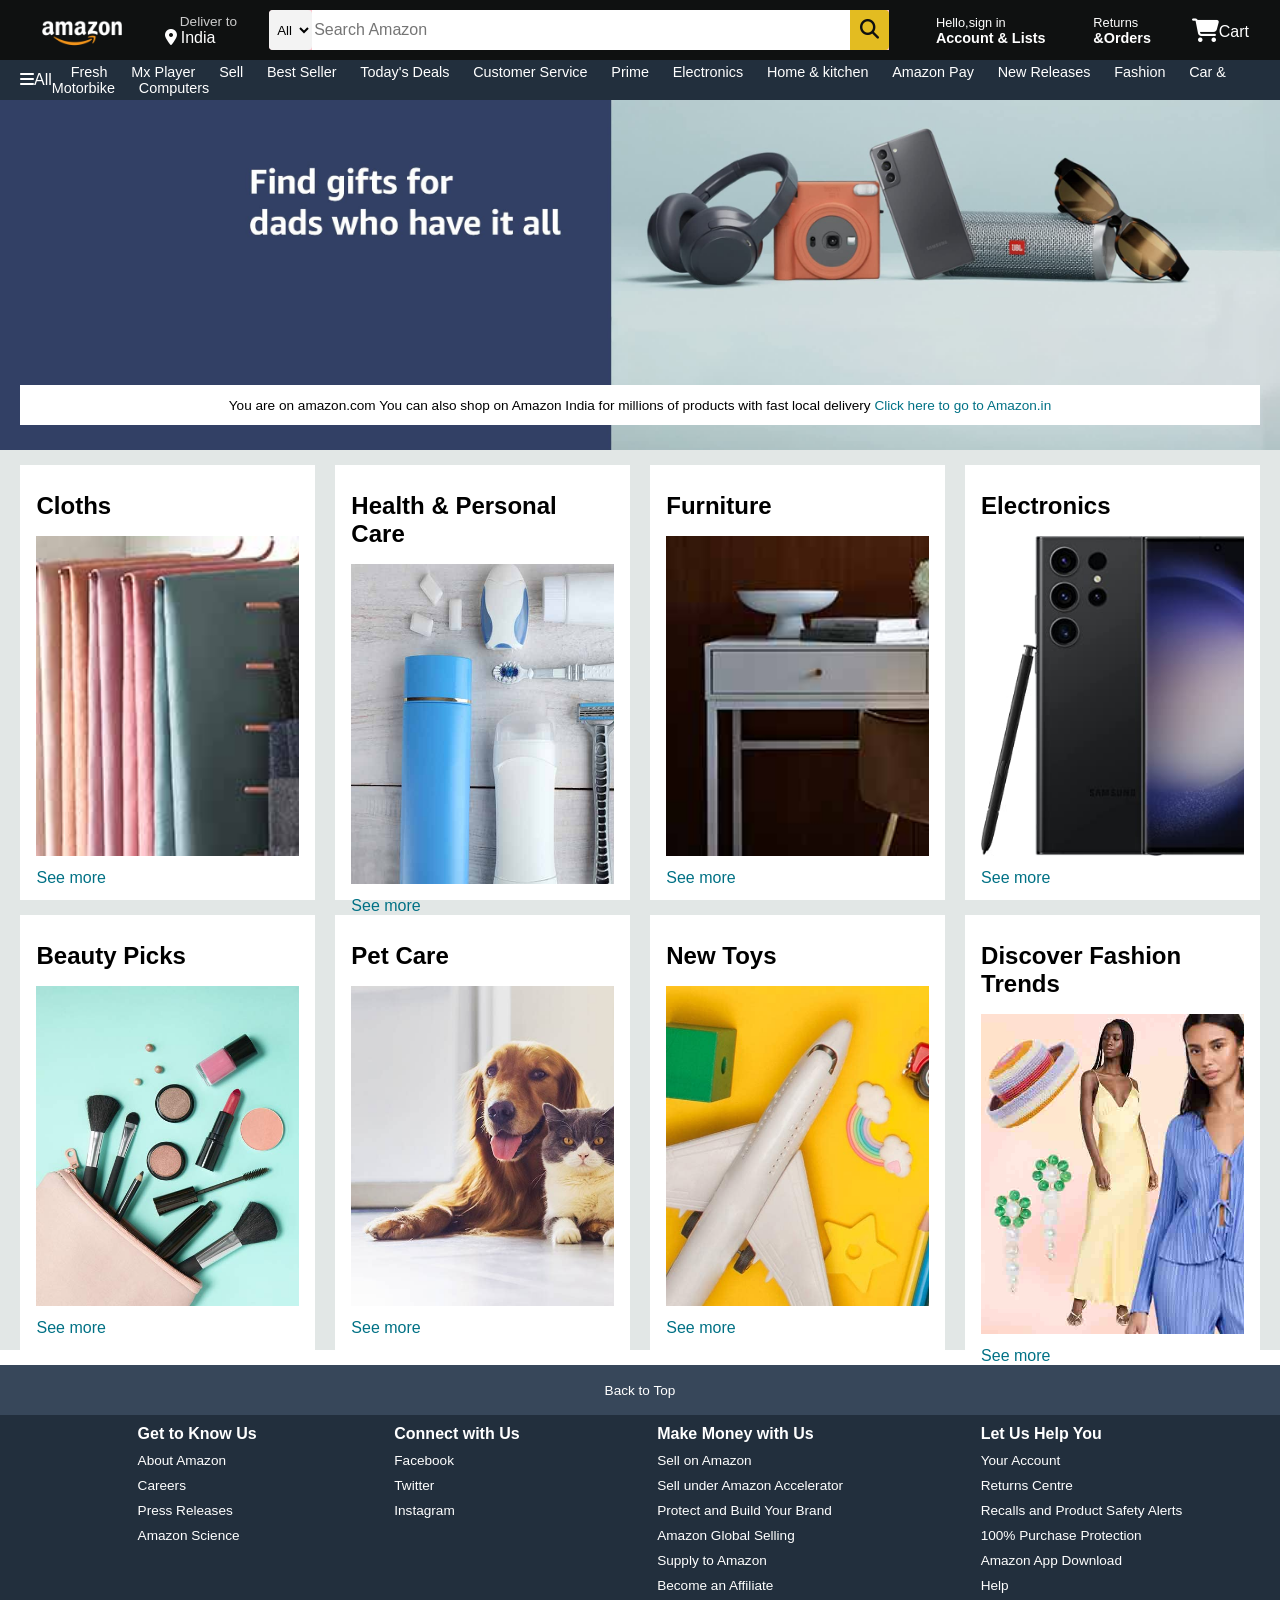
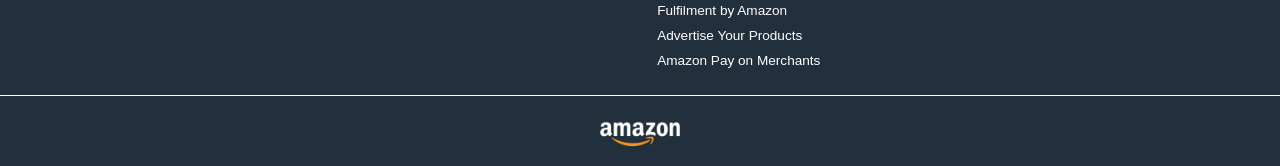
<file: Assignment 3/amazon.html>
<!DOCTYPE html>
<html lang="en">
<head>
    <meta charset="UTF-8">
    <meta name="viewport" content="width=device-width, initial-scale=1.0">
    <title>Amazon Clone</title>
    <link rel="stylesheet" href="https://cdnjs.cloudflare.com/ajax/libs/font-awesome/6.7.2/css/all.min.css">
    <link rel="stylesheet" href="amazon.css">
</head>
<body>
  <header>
    <div class="navbar">
       <div class="nav-logo border">
        <div class="logo"> </div>
      </div>
        <div class="nav_address border">
          <p class="add-first">Deliver to</p>
          <div class="add-icon">
            <i class="fa-solid fa-location-dot"></i>
            <p class="add-second">India</p>
          </div>
        </div>
        <div class="nav-search">
          <select class="search-select">
            <option>All</option>
          </select>
          <input class="search-input" placeholder="Search Amazon">
          <div class="search-icon">
            <i class="fa-solid fa-magnifying-glass"></i>
          </div>
          
        </div>
        <div class="nav-signin border">
          <p><span>Hello,sign in</span></p>
          <p class="nav-second"> <b>Account & Lists</b></p>
        </div>
        <div class="nav-return border">
          <p class="return">Returns</p>
          <p class="order">&Orders</p>
        </div>
        <div class="cart-logo">
          <i class="fa-solid fa-cart-shopping"></i>
          <p class="cart-id">Cart</p>
        </div>
       </div> 
       


<div class="navbar-2">
  <div class="list"> 
    <i class="fa-solid fa-bars"></i>
    <p>All</p>
  </div>
   <div class="panel">
    <p class="border">Fresh</p>
    <p class="border">Mx Player</p>
    <p class="border">Sell</p>
    <p class="border">Best Seller</p>
    <p class="border">Today's Deals</p>
    <p class="border">Customer Service</p>
    <p class="border">Prime</p>
    <p class="border">Electronics</p>
    <p class="border">Home & kitchen</p>
    <p class="border">Amazon Pay</p>
    <p class="border">New Releases</p>
    <p class="border">Fashion</p>
    <p class="border">Car & Motorbike</p>
    <p class="border">Computers</p>
  </div>
</header>
  
</div>
 <div class="hero-section">
  <div class="hero-msg">
    <p>You are on amazon.com You can also shop on Amazon India for millions of products with fast local delivery <a>Click here to go to Amazon.in</a></p>
  </div>
 </div>
 <div class="shop-section">
  <div class="box">
   <div class="box-content">
    <h2>Cloths</h2>
    <div class="box-image1" style="background-image: url(box1_image.jpg);">
    </div>
    <p>See more</p>
   </div>
  </div>  
  <div class="box">
    <div class="box-content">
      <h2>Health & Personal Care</h2>
      <div class="box-image1" style="background-image: url(box2_image.jpg);">
      </div>
      <p>See more</p>
     </div>
  </div>
  <div class="box">
    <div class="box-content">
      <h2>Furniture</h2>
      <div class="box-image1" style="background-image: url(box3_image.jpg);">
      </div>
      <p>See more</p>
     </div>
  </div>
  <div class="box">
    <div class="box-content">
      <h2>Electronics</h2>
      <div class="box-image1" style="background-image: url(box4_image.jpg);">
      </div>
      <p>See more</p>
     </div>
  </div>
  <div class="box">
    <div class="box-content">
     <h2>Beauty Picks</h2>
     <div class="box-image1" style="background-image: url(box5_image.jpg);">
     </div>
     <p>See more</p>
    </div>
   </div>  
   <div class="box">
     <div class="box-content">
       <h2>Pet Care</h2>
       <div class="box-image1" style="background-image: url(box6_image.jpg);">
       </div>
       <p>See more</p>
      </div>
   </div>
   <div class="box">
     <div class="box-content">
       <h2>New Toys</h2>
       <div class="box-image1" style="background-image: url(box7_image.jpg);">
       </div>
       <p>See more</p>
      </div>
   </div>
   <div class="box">
     <div class="box-content">
       <h2>Discover Fashion Trends</h2>
       <div class="box-image1" style="background-image: url(box8_image.jpg);">
       </div>
       <p>See more</p>
      </div>
   </div>
 </div>
  <footer>
    <div class="foot-panel1">
      <p>Back to Top</p>
    </div>
    <div class="footer-panel2">
      <ul>
        <p><b>Get to Know Us</b></p>
        <a >About Amazon</a>
        <a >Careers</a>
        <a >Press Releases</a>
        <a >Amazon Science</a>
      </ul>
      <ul>
        <p><b>Connect with Us</b></p>
        <a >Facebook</a>
        <a >Twitter</a>
        <a >Instagram</a>
      </ul>
      <ul>
        <p><b>Make Money with Us</b></p>
        <a >Sell on Amazon</a>
        <a >Sell under Amazon Accelerator</a>
        <a >Protect and Build Your Brand</a>
        <a >Amazon Global Selling</a>
        <a>Supply to Amazon</a>
         <a> Become an Affiliate</a>
          <a>Fulfilment by Amazon</a>
          <a>Advertise Your Products</a>
          <a>Amazon Pay on Merchants</a>
      </ul>
      <ul>
        <p> <b>Let Us Help You</b></p>
        <a >Your Account</a>
        <a >Returns Centre</a>
        <a >Recalls and Product Safety Alerts
        </a>
        <a >100% Purchase Protection</a>
        <a>Amazon App Download</a>
        <a>Help</a>
      </ul>
    </div>
     <div class="footer-panel3">
      <div class="logo">

      </div>

     </div>
  </footer>
  
</body>
</html>
</file>
<file: Assignment 2/style.css>
/* ===== CSS Custom Properties ===== */
:root {
    --primary: #7c5cfc;
    --primary-light: #a78bfa;
    --primary-dark: #5b3fd4;
    --accent: #06d6a0;
    --accent-light: #34ebc0;
    --pink: #f472b6;
    --cyan: #22d3ee;
    --amber: #fbbf24;

    --bg-deep: #07060e;
    --bg-primary: #0c0b16;
    --bg-secondary: #11101d;
    --bg-card: #16152a;
    --bg-card-hover: #1c1b35;
    --bg-glass: rgba(22, 21, 42, 0.6);

    --text-primary: #f0eef6;
    --text-secondary: #9794b0;
    --text-muted: #5e5b78;

    --border: rgba(124, 92, 252, 0.12);
    --border-hover: rgba(124, 92, 252, 0.35);

    --gradient-primary: linear-gradient(135deg, #7c5cfc 0%, #a78bfa 50%, #c084fc 100%);
    --gradient-accent: linear-gradient(135deg, #06d6a0 0%, #22d3ee 100%);
    --gradient-warm: linear-gradient(135deg, #f472b6 0%, #fbbf24 100%);
    --gradient-text: linear-gradient(135deg, #7c5cfc, #a78bfa, #c084fc, #f472b6);

    --shadow-sm: 0 2px 8px rgba(0, 0, 0, 0.2);
    --shadow-md: 0 8px 24px rgba(0, 0, 0, 0.3);
    --shadow-lg: 0 16px 48px rgba(0, 0, 0, 0.4);
    --shadow-glow: 0 0 60px rgba(124, 92, 252, 0.15);
    --shadow-glow-strong: 0 0 80px rgba(124, 92, 252, 0.25);

    --ease-out: cubic-bezier(0.16, 1, 0.3, 1);
    --ease-spring: cubic-bezier(0.34, 1.56, 0.64, 1);
    --transition: all 0.4s var(--ease-out);
    --transition-fast: all 0.2s var(--ease-out);

    --radius-sm: 10px;
    --radius-md: 16px;
    --radius-lg: 24px;
    --radius-xl: 32px;
}

/* ===== Reset & Base ===== */
*,
*::before,
*::after {
    margin: 0;
    padding: 0;
    box-sizing: border-box;
}

html {
    scroll-behavior: smooth;
    scroll-padding-top: 80px;
}

body {
    font-family: 'Outfit', -apple-system, BlinkMacSystemFont, 'Segoe UI', sans-serif;
    background: var(--bg-deep);
    color: var(--text-primary);
    line-height: 1.7;
    overflow-x: hidden;
    -webkit-font-smoothing: antialiased;
    -moz-osx-font-smoothing: grayscale;
}

::selection {
    background: rgba(124, 92, 252, 0.3);
    color: var(--text-primary);
}

::-webkit-scrollbar {
    width: 8px;
}

::-webkit-scrollbar-track {
    background: var(--bg-deep);
}

::-webkit-scrollbar-thumb {
    background: var(--primary-dark);
    border-radius: 4px;
}

::-webkit-scrollbar-thumb:hover {
    background: var(--primary);
}

/* ===== Cursor Glow ===== */
.cursor-glow {
    position: fixed;
    width: 600px;
    height: 600px;
    border-radius: 50%;
    background: radial-gradient(circle, rgba(124, 92, 252, 0.06) 0%, transparent 70%);
    pointer-events: none;
    z-index: 9999;
    transform: translate(-50%, -50%);
    transition: opacity 0.3s;
}

/* ===== Utility Classes ===== */
.container {
    max-width: 1200px;
    margin: 0 auto;
    padding: 0 2rem;
}

.highlight {
    color: var(--primary-light);
    font-weight: 500;
}

/* ===== Section Header ===== */
.section-header {
    text-align: center;
    margin-bottom: 4rem;
}

.section-tag {
    display: inline-block;
    font-family: 'JetBrains Mono', monospace;
    font-size: 0.85rem;
    font-weight: 500;
    color: var(--accent);
    letter-spacing: 2px;
    text-transform: uppercase;
    margin-bottom: 1rem;
    padding: 0.4rem 1.2rem;
    background: rgba(6, 214, 160, 0.08);
    border: 1px solid rgba(6, 214, 160, 0.2);
    border-radius: 50px;
}

.section-title {
    font-size: clamp(2rem, 5vw, 3rem);
    font-weight: 800;
    background: var(--gradient-text);
    background-size: 200% auto;
    -webkit-background-clip: text;
    -webkit-text-fill-color: transparent;
    background-clip: text;
    animation: gradientShift 6s ease infinite;
    margin-bottom: 1rem;
    letter-spacing: -0.02em;
}

@keyframes gradientShift {
    0%, 100% { background-position: 0% center; }
    50% { background-position: 200% center; }
}

.section-line {
    width: 60px;
    height: 4px;
    background: var(--gradient-primary);
    border-radius: 2px;
    margin: 0 auto;
}

/* ===== Navigation ===== */
.navbar {
    position: fixed;
    top: 0;
    width: 100%;
    z-index: 1000;
    padding: 1rem 0;
    transition: var(--transition);
}

.navbar.scrolled {
    background: rgba(7, 6, 14, 0.85);
    backdrop-filter: blur(20px) saturate(180%);
    -webkit-backdrop-filter: blur(20px) saturate(180%);
    border-bottom: 1px solid var(--border);
    padding: 0.7rem 0;
    box-shadow: 0 4px 30px rgba(0, 0, 0, 0.3);
}

.nav-container {
    max-width: 1200px;
    margin: 0 auto;
    padding: 0 2rem;
    display: flex;
    justify-content: space-between;
    align-items: center;
}

.logo {
    font-family: 'JetBrains Mono', monospace;
    font-size: 1.5rem;
    font-weight: 700;
    color: var(--text-primary);
    text-decoration: none;
    letter-spacing: -1px;
    transition: var(--transition-fast);
}

.logo:hover {
    transform: scale(1.05);
}

.logo-bracket {
    color: var(--primary);
}

.nav-menu {
    display: flex;
    list-style: none;
    gap: 0.5rem;
    align-items: center;
}

.nav-link {
    color: var(--text-secondary);
    text-decoration: none;
    font-weight: 500;
    font-size: 0.95rem;
    padding: 0.5rem 1rem;
    border-radius: var(--radius-sm);
    transition: var(--transition-fast);
    position: relative;
}

.nav-link::before {
    content: '';
    position: absolute;
    bottom: 4px;
    left: 50%;
    transform: translateX(-50%) scaleX(0);
    width: 20px;
    height: 2px;
    background: var(--primary);
    border-radius: 1px;
    transition: transform 0.3s var(--ease-out);
}

.nav-link:hover {
    color: var(--text-primary);
}

.nav-link:hover::before,
.nav-link.active::before {
    transform: translateX(-50%) scaleX(1);
}

.nav-link.active {
    color: var(--text-primary);
}

.nav-cta {
    background: var(--gradient-primary);
    color: var(--text-primary) !important;
    padding: 0.6rem 1.5rem;
    border-radius: 50px;
    font-weight: 600;
    margin-left: 0.5rem;
    box-shadow: 0 4px 15px rgba(124, 92, 252, 0.3);
}

.nav-cta::before {
    display: none;
}

.nav-cta:hover {
    transform: translateY(-2px);
    box-shadow: 0 8px 25px rgba(124, 92, 252, 0.4);
}

.hamburger {
    display: none;
    flex-direction: column;
    cursor: pointer;
    gap: 5px;
    background: none;
    border: none;
    padding: 4px;
}

.hamburger span {
    width: 26px;
    height: 2.5px;
    background: var(--text-primary);
    border-radius: 3px;
    transition: var(--transition);
    transform-origin: center;
}

.hamburger.active span:nth-child(1) {
    transform: rotate(45deg) translate(5px, 5px);
}

.hamburger.active span:nth-child(2) {
    opacity: 0;
    transform: scaleX(0);
}

.hamburger.active span:nth-child(3) {
    transform: rotate(-45deg) translate(5px, -5px);
}

/* ===== Hero Section ===== */
.hero {
    min-height: 100vh;
    display: flex;
    align-items: center;
    padding: 7rem 2rem 4rem;
    position: relative;
    overflow: hidden;
}

.particle-canvas {
    position: absolute;
    top: 0;
    left: 0;
    width: 100%;
    height: 100%;
    z-index: 0;
}

.hero::before {
    content: '';
    position: absolute;
    top: -30%;
    right: -15%;
    width: 700px;
    height: 700px;
    background: radial-gradient(circle, rgba(124, 92, 252, 0.08) 0%, transparent 70%);
    border-radius: 50%;
    animation: heroGlow 15s ease-in-out infinite;
    z-index: 0;
}

.hero::after {
    content: '';
    position: absolute;
    bottom: -20%;
    left: -10%;
    width: 500px;
    height: 500px;
    background: radial-gradient(circle, rgba(6, 214, 160, 0.06) 0%, transparent 70%);
    border-radius: 50%;
    animation: heroGlow 18s ease-in-out infinite reverse;
    z-index: 0;
}

@keyframes heroGlow {
    0%, 100% { transform: translate(0, 0) scale(1); opacity: 0.6; }
    33% { transform: translate(40px, -30px) scale(1.1); opacity: 0.8; }
    66% { transform: translate(-30px, 20px) scale(0.9); opacity: 0.5; }
}

.hero-container {
    max-width: 1200px;
    margin: 0 auto;
    width: 100%;
    position: relative;
    z-index: 1;
}

.hero-content {
    display: grid;
    grid-template-columns: 1.2fr 1fr;
    gap: 4rem;
    align-items: center;
}

.hero-badge {
    display: inline-flex;
    align-items: center;
    gap: 0.6rem;
    font-size: 0.85rem;
    font-weight: 500;
    color: var(--accent);
    padding: 0.5rem 1.2rem;
    background: rgba(6, 214, 160, 0.08);
    border: 1px solid rgba(6, 214, 160, 0.25);
    border-radius: 50px;
    margin-bottom: 1.5rem;
}

.badge-dot {
    width: 8px;
    height: 8px;
    background: var(--accent);
    border-radius: 50%;
    animation: blink 2s ease-in-out infinite;
}

@keyframes blink {
    0%, 100% { opacity: 1; }
    50% { opacity: 0.3; }
}

.greeting {
    font-size: 1.1rem;
    color: var(--text-secondary);
    margin-bottom: 0.5rem;
    font-weight: 400;
    letter-spacing: 1px;
}

.hero-title {
    margin-bottom: 1rem;
}

.title-line {
    display: block;
    font-size: clamp(3rem, 7vw, 4.5rem);
    font-weight: 900;
    line-height: 1.1;
    letter-spacing: -0.03em;
    color: var(--text-primary);
}

.title-gradient {
    background: var(--gradient-primary);
    -webkit-background-clip: text;
    -webkit-text-fill-color: transparent;
    background-clip: text;
}

.hero-role {
    display: flex;
    align-items: center;
    gap: 4px;
    margin-bottom: 1.5rem;
}

.role-text {
    font-family: 'JetBrains Mono', monospace;
    font-size: 1.3rem;
    font-weight: 500;
    color: var(--accent);
}

.role-cursor {
    font-family: 'JetBrains Mono', monospace;
    font-size: 1.4rem;
    color: var(--accent);
    animation: cursorBlink 1s step-end infinite;
}

@keyframes cursorBlink {
    0%, 100% { opacity: 1; }
    50% { opacity: 0; }
}

.hero-description {
    font-size: 1.05rem;
    color: var(--text-secondary);
    margin-bottom: 2rem;
    line-height: 1.8;
    max-width: 520px;
}

.hero-buttons {
    display: flex;
    gap: 1rem;
    margin-bottom: 2.5rem;
}

/* ===== Buttons ===== */
.btn {
    display: inline-flex;
    align-items: center;
    gap: 0.6rem;
    padding: 0.85rem 1.8rem;
    border-radius: 50px;
    text-decoration: none;
    font-weight: 600;
    font-size: 0.95rem;
    cursor: pointer;
    border: none;
    transition: var(--transition);
    position: relative;
    overflow: hidden;
    font-family: inherit;
}

.btn-primary {
    background: var(--gradient-primary);
    color: var(--text-primary);
    box-shadow: 0 4px 20px rgba(124, 92, 252, 0.3);
}

.btn-primary:hover {
    transform: translateY(-3px);
    box-shadow: 0 8px 30px rgba(124, 92, 252, 0.45);
}

.btn-primary:active {
    transform: translateY(-1px);
}

.btn-outline {
    background: transparent;
    color: var(--text-primary);
    border: 2px solid var(--border-hover);
    backdrop-filter: blur(10px);
}

.btn-outline:hover {
    background: rgba(124, 92, 252, 0.1);
    border-color: var(--primary);
    transform: translateY(-3px);
}

/* ===== Social Links ===== */
.social-links {
    display: flex;
    gap: 0.8rem;
}

.social-icon {
    width: 46px;
    height: 46px;
    border-radius: 14px;
    background: var(--bg-card);
    display: flex;
    align-items: center;
    justify-content: center;
    color: var(--text-secondary);
    text-decoration: none;
    transition: var(--transition);
    border: 1px solid var(--border);
}

.social-icon:hover {
    color: var(--text-primary);
    background: var(--bg-card-hover);
    border-color: var(--primary);
    transform: translateY(-4px);
    box-shadow: 0 8px 25px rgba(124, 92, 252, 0.2);
}

/* ===== Hero Image ===== */
.hero-image {
    display: flex;
    justify-content: center;
    align-items: center;
}

.image-wrapper {
    position: relative;
    width: 380px;
    height: 380px;
}

.image-glow {
    position: absolute;
    top: 50%;
    left: 50%;
    transform: translate(-50%, -50%);
    width: 350px;
    height: 350px;
    background: radial-gradient(circle, rgba(124, 92, 252, 0.2) 0%, transparent 70%);
    border-radius: 50%;
    animation: imageGlow 4s ease-in-out infinite;
    z-index: 0;
}

@keyframes imageGlow {
    0%, 100% { transform: translate(-50%, -50%) scale(1); opacity: 0.6; }
    50% { transform: translate(-50%, -50%) scale(1.15); opacity: 1; }
}

.image-ring {
    position: relative;
    width: 100%;
    height: 100%;
    border-radius: 50%;
    padding: 4px;
    background: conic-gradient(
        from 0deg,
        var(--primary),
        var(--accent),
        var(--cyan),
        var(--pink),
        var(--primary)
    );
    z-index: 1;
}

.image-ring-inner {
    width: 100%;
    height: 100%;
    border-radius: 50%;
    overflow: hidden;
    background: var(--bg-deep);
    padding: 6px;
}

.image-ring-inner img {
    width: 100%;
    height: 100%;
    border-radius: 50%;
    object-fit: cover;
}

/* Floating Badges */
.floating-badge {
    position: absolute;
    padding: 0.5rem 1rem;
    border-radius: 50px;
    font-size: 0.8rem;
    font-weight: 600;
    color: var(--text-primary);
    z-index: 2;
    animation: floatBadge 6s ease-in-out infinite;
    backdrop-filter: blur(10px);
    border: 1px solid rgba(255, 255, 255, 0.1);
}

.badge-kotlin {
    top: 10%;
    right: -10%;
    background: rgba(124, 92, 252, 0.3);
    animation-delay: 0s;
}

.badge-android {
    bottom: 25%;
    left: -15%;
    background: rgba(6, 214, 160, 0.3);
    animation-delay: -2s;
}

.badge-firebase {
    bottom: 5%;
    right: 5%;
    background: rgba(251, 191, 36, 0.3);
    animation-delay: -4s;
}

@keyframes floatBadge {
    0%, 100% { transform: translateY(0); }
    50% { transform: translateY(-12px); }
}

/* ===== Scroll Indicator ===== */
.scroll-indicator {
    position: absolute;
    bottom: 2rem;
    left: 50%;
    transform: translateX(-50%);
    display: flex;
    flex-direction: column;
    align-items: center;
    gap: 0.5rem;
    color: var(--text-muted);
    font-size: 0.75rem;
    letter-spacing: 2px;
    text-transform: uppercase;
    z-index: 1;
    animation: fadeInUp 1s ease 2s both;
}

.scroll-mouse {
    width: 24px;
    height: 38px;
    border: 2px solid var(--text-muted);
    border-radius: 12px;
    position: relative;
}

.scroll-dot {
    width: 4px;
    height: 8px;
    background: var(--primary-light);
    border-radius: 2px;
    position: absolute;
    top: 6px;
    left: 50%;
    transform: translateX(-50%);
    animation: scrollBounce 2s ease-in-out infinite;
}

@keyframes scrollBounce {
    0%, 100% { transform: translateX(-50%) translateY(0); opacity: 1; }
    100% { transform: translateX(-50%) translateY(14px); opacity: 0; }
}

/* ===== About Section ===== */
.about {
    padding: 7rem 0;
    background: var(--bg-primary);
    position: relative;
}

.about::before {
    content: '';
    position: absolute;
    top: 0;
    left: 0;
    right: 0;
    height: 1px;
    background: linear-gradient(90deg, transparent, var(--border-hover), transparent);
}

.about-content {
    max-width: 900px;
    margin: 0 auto;
}

.about-text {
    margin-bottom: 2rem;
}

.about-text p {
    font-size: 1.05rem;
    color: var(--text-secondary);
    margin-bottom: 1.5rem;
    line-height: 1.9;
}

/* Education */
.education-section {
    margin: 3rem 0;
    padding: 2rem;
    background: var(--bg-card);
    border-radius: var(--radius-lg);
    border: 1px solid var(--border);
    position: relative;
    overflow: hidden;
}

.education-section::before {
    content: '';
    position: absolute;
    top: 0;
    left: 0;
    right: 0;
    height: 3px;
    background: var(--gradient-primary);
}

.education-section h3 {
    font-size: 1.5rem;
    margin-bottom: 2rem;
    color: var(--text-primary);
    display: flex;
    align-items: center;
    gap: 0.8rem;
}

.education-section h3 svg {
    color: var(--primary-light);
}

.education-timeline {
    position: relative;
    padding-left: 2rem;
}

.education-timeline::before {
    content: '';
    position: absolute;
    left: 5px;
    top: 8px;
    bottom: 8px;
    width: 2px;
    background: linear-gradient(to bottom, var(--primary), var(--accent));
    border-radius: 1px;
}

.education-item {
    position: relative;
    margin-bottom: 2rem;
    padding-bottom: 0;
}

.education-item:last-child {
    margin-bottom: 0;
}

.edu-dot {
    position: absolute;
    left: -2rem;
    top: 6px;
    width: 12px;
    height: 12px;
    background: var(--primary);
    border-radius: 50%;
    border: 3px solid var(--bg-card);
    box-shadow: 0 0 0 3px rgba(124, 92, 252, 0.2);
    z-index: 1;
}

.edu-content h4 {
    font-size: 1.1rem;
    color: var(--text-primary);
    margin-bottom: 0.3rem;
    font-weight: 600;
}

.edu-content .institution {
    color: var(--primary-light);
    font-weight: 500;
    font-size: 0.95rem;
    margin-bottom: 0.2rem;
}

.edu-content .duration {
    color: var(--text-muted);
    font-size: 0.9rem;
    display: flex;
    align-items: center;
    gap: 0.8rem;
    flex-wrap: wrap;
}

.edu-score {
    display: inline-block;
    padding: 0.15rem 0.6rem;
    background: rgba(6, 214, 160, 0.1);
    color: var(--accent);
    border-radius: 20px;
    font-size: 0.8rem;
    font-weight: 600;
    border: 1px solid rgba(6, 214, 160, 0.2);
}

/* Stats */
.about-stats {
    display: grid;
    grid-template-columns: repeat(3, 1fr);
    gap: 1.5rem;
    margin-top: 3rem;
}

.stat-item {
    text-align: center;
    padding: 2rem 1.5rem;
    background: var(--bg-card);
    border-radius: var(--radius-lg);
    border: 1px solid var(--border);
    transition: var(--transition);
    position: relative;
    overflow: hidden;
}

.stat-item::before {
    content: '';
    position: absolute;
    top: 0;
    left: 0;
    right: 0;
    bottom: 0;
    background: var(--gradient-primary);
    opacity: 0;
    transition: opacity 0.4s;
}

.stat-item:hover {
    transform: translateY(-8px);
    border-color: var(--primary);
    box-shadow: var(--shadow-glow);
}

.stat-item:hover::before {
    opacity: 0.05;
}

.stat-item .stat-number,
.stat-item .stat-suffix {
    display: inline;
    font-size: 2.5rem;
    font-weight: 800;
    background: var(--gradient-primary);
    -webkit-background-clip: text;
    -webkit-text-fill-color: transparent;
    background-clip: text;
    position: relative;
    z-index: 1;
}

.stat-item p {
    color: var(--text-secondary);
    font-size: 0.9rem;
    margin-top: 0.3rem;
    position: relative;
    z-index: 1;
}

/* ===== Skills Section ===== */
.skills {
    padding: 7rem 0;
    background: var(--bg-secondary);
    position: relative;
}

.skills::before {
    content: '';
    position: absolute;
    top: 0;
    left: 0;
    right: 0;
    height: 1px;
    background: linear-gradient(90deg, transparent, var(--border-hover), transparent);
}

.skills-grid {
    display: grid;
    grid-template-columns: repeat(2, 1fr);
    gap: 1.5rem;
}

.skill-category {
    background: var(--bg-card);
    padding: 2rem;
    border-radius: var(--radius-lg);
    border: 1px solid var(--border);
    transition: var(--transition);
    position: relative;
    overflow: hidden;
}

.skill-category::before {
    content: '';
    position: absolute;
    inset: 0;
    background: var(--gradient-primary);
    opacity: 0;
    transition: opacity 0.4s;
}

.skill-category:hover {
    border-color: var(--border-hover);
    box-shadow: var(--shadow-glow);
    transform: translateY(-4px);
}

.skill-category:hover::before {
    opacity: 0.03;
}

.skill-category-header {
    display: flex;
    align-items: center;
    gap: 1rem;
    margin-bottom: 1.5rem;
    position: relative;
    z-index: 1;
}

.skill-icon {
    width: 48px;
    height: 48px;
    border-radius: 14px;
    background: rgba(124, 92, 252, 0.1);
    display: flex;
    align-items: center;
    justify-content: center;
    color: var(--primary-light);
    flex-shrink: 0;
    border: 1px solid rgba(124, 92, 252, 0.2);
}

.skill-category h3 {
    font-size: 1.2rem;
    color: var(--text-primary);
    font-weight: 700;
}

.skill-chips {
    display: flex;
    flex-wrap: wrap;
    gap: 0.6rem;
    position: relative;
    z-index: 1;
}

.skill-chip {
    display: flex;
    align-items: center;
    gap: 0.5rem;
    padding: 0.5rem 1rem;
    background: rgba(124, 92, 252, 0.06);
    border: 1px solid rgba(124, 92, 252, 0.15);
    border-radius: 50px;
    font-size: 0.88rem;
    transition: var(--transition-fast);
    cursor: default;
}

.skill-chip:hover {
    background: rgba(124, 92, 252, 0.15);
    border-color: rgba(124, 92, 252, 0.4);
    transform: translateY(-2px);
}

.chip-name {
    color: var(--text-primary);
    font-weight: 500;
}

.chip-level {
    font-family: 'JetBrains Mono', monospace;
    font-size: 0.75rem;
    color: var(--accent);
    font-weight: 600;
}

/* ===== Experience Section ===== */
.experience {
    padding: 7rem 0;
    background: var(--bg-primary);
    position: relative;
}

.experience::before {
    content: '';
    position: absolute;
    top: 0;
    left: 0;
    right: 0;
    height: 1px;
    background: linear-gradient(90deg, transparent, var(--border-hover), transparent);
}

.timeline {
    max-width: 750px;
    margin: 0 auto;
    position: relative;
    padding-left: 3rem;
}

.timeline::before {
    content: '';
    position: absolute;
    left: 7px;
    top: 0;
    bottom: 0;
    width: 2px;
    background: linear-gradient(to bottom, var(--primary), var(--accent), transparent);
    border-radius: 1px;
}

.timeline-item {
    position: relative;
    margin-bottom: 2.5rem;
}

.timeline-item:last-child {
    margin-bottom: 0;
}

.timeline-marker {
    position: absolute;
    left: -3rem;
    top: 0;
}

.timeline-dot {
    width: 16px;
    height: 16px;
    background: var(--primary);
    border-radius: 50%;
    border: 4px solid var(--bg-primary);
    box-shadow: 0 0 0 4px rgba(124, 92, 252, 0.2);
    position: relative;
}

.timeline-dot::after {
    content: '';
    position: absolute;
    inset: -6px;
    border-radius: 50%;
    border: 2px solid rgba(124, 92, 252, 0.15);
    animation: timelinePulse 3s ease-in-out infinite;
}

@keyframes timelinePulse {
    0%, 100% { transform: scale(1); opacity: 1; }
    50% { transform: scale(1.5); opacity: 0; }
}

.timeline-content {
    background: var(--bg-card);
    padding: 2rem;
    border-radius: var(--radius-lg);
    border: 1px solid var(--border);
    transition: var(--transition);
}

.timeline-content:hover {
    border-color: var(--border-hover);
    transform: translateX(8px);
    box-shadow: var(--shadow-glow);
}

.timeline-header {
    display: flex;
    align-items: center;
    justify-content: space-between;
    gap: 1rem;
    margin-bottom: 0.5rem;
    flex-wrap: wrap;
}

.timeline-content h3 {
    font-size: 1.3rem;
    color: var(--text-primary);
    font-weight: 700;
}

.timeline-badge {
    font-size: 0.75rem;
    font-weight: 600;
    padding: 0.25rem 0.8rem;
    background: rgba(124, 92, 252, 0.12);
    color: var(--primary-light);
    border-radius: 50px;
    border: 1px solid rgba(124, 92, 252, 0.25);
}

.timeline-content .company {
    color: var(--primary-light);
    font-weight: 600;
    margin-bottom: 0.3rem;
    font-size: 1rem;
}

.timeline-content .duration {
    color: var(--text-muted);
    font-size: 0.9rem;
    margin-bottom: 1rem;
    font-family: 'JetBrains Mono', monospace;
}

.timeline-content .description {
    list-style: none;
    padding: 0;
}

.timeline-content .description li {
    color: var(--text-secondary);
    line-height: 1.7;
    margin-bottom: 0.5rem;
    padding-left: 1.2rem;
    position: relative;
    font-size: 0.95rem;
}

.timeline-content .description li::before {
    content: '▹';
    position: absolute;
    left: 0;
    color: var(--accent);
    font-weight: bold;
}

/* ===== Projects Section ===== */
.projects {
    padding: 7rem 0;
    background: var(--bg-secondary);
    position: relative;
}

.projects::before {
    content: '';
    position: absolute;
    top: 0;
    left: 0;
    right: 0;
    height: 1px;
    background: linear-gradient(90deg, transparent, var(--border-hover), transparent);
}

.projects-grid {
    display: grid;
    grid-template-columns: repeat(2, 1fr);
    gap: 1.5rem;
}

.project-card {
    background: var(--bg-card);
    border-radius: var(--radius-lg);
    overflow: hidden;
    border: 1px solid var(--border);
    transition: var(--transition);
}

.project-card:hover {
    transform: translateY(-8px);
    border-color: var(--border-hover);
    box-shadow: var(--shadow-glow);
}

.project-image {
    height: 200px;
    position: relative;
    overflow: hidden;
    background: var(--gradient, var(--gradient-primary));
    display: flex;
    align-items: center;
    justify-content: center;
}

.project-number {
    font-size: 5rem;
    font-weight: 900;
    color: rgba(255, 255, 255, 0.15);
    font-family: 'JetBrains Mono', monospace;
    position: relative;
    z-index: 1;
    transition: var(--transition);
}

.project-card:hover .project-number {
    transform: scale(1.1);
    color: rgba(255, 255, 255, 0.25);
}

.project-overlay {
    position: absolute;
    top: 0;
    left: 0;
    right: 0;
    bottom: 0;
    background: rgba(7, 6, 14, 0.85);
    backdrop-filter: blur(4px);
    display: flex;
    align-items: center;
    justify-content: center;
    opacity: 0;
    transition: var(--transition);
}

.project-card:hover .project-overlay {
    opacity: 1;
}

.project-link {
    display: flex;
    align-items: center;
    gap: 0.6rem;
    color: var(--text-primary);
    text-decoration: none;
    padding: 0.8rem 1.5rem;
    border: 2px solid rgba(255, 255, 255, 0.3);
    border-radius: 50px;
    font-weight: 600;
    font-size: 0.9rem;
    transition: var(--transition-fast);
}

.project-link:hover {
    background: var(--text-primary);
    color: var(--bg-deep);
    border-color: var(--text-primary);
}

.project-info {
    padding: 1.5rem;
}

.project-info h3 {
    font-size: 1.3rem;
    color: var(--text-primary);
    margin-bottom: 0.8rem;
    font-weight: 700;
}

.project-info p {
    color: var(--text-secondary);
    margin-bottom: 1.2rem;
    line-height: 1.7;
    font-size: 0.93rem;
}

.project-tags {
    display: flex;
    flex-wrap: wrap;
    gap: 0.4rem;
}

.tag {
    font-family: 'JetBrains Mono', monospace;
    background: rgba(124, 92, 252, 0.08);
    color: var(--primary-light);
    padding: 0.3rem 0.8rem;
    border-radius: 20px;
    font-size: 0.78rem;
    font-weight: 500;
    border: 1px solid rgba(124, 92, 252, 0.15);
    transition: var(--transition-fast);
}

.tag:hover {
    background: rgba(124, 92, 252, 0.15);
    border-color: rgba(124, 92, 252, 0.35);
}

/* ===== Certifications Section ===== */
.certifications {
    padding: 7rem 0;
    background: var(--bg-primary);
    position: relative;
}

.certifications::before {
    content: '';
    position: absolute;
    top: 0;
    left: 0;
    right: 0;
    height: 1px;
    background: linear-gradient(90deg, transparent, var(--border-hover), transparent);
}

.cert-grid {
    display: grid;
    grid-template-columns: repeat(4, 1fr);
    gap: 1.5rem;
}

.cert-card {
    background: var(--bg-card);
    padding: 2rem 1.5rem;
    border-radius: var(--radius-lg);
    text-align: center;
    border: 1px solid var(--border);
    transition: var(--transition);
    position: relative;
    overflow: hidden;
}

.cert-glow {
    position: absolute;
    top: -50%;
    left: -50%;
    width: 200%;
    height: 200%;
    background: conic-gradient(
        from 0deg,
        transparent,
        rgba(124, 92, 252, 0.08),
        transparent,
        rgba(6, 214, 160, 0.06),
        transparent
    );
    opacity: 0;
    transition: opacity 0.6s;
    animation: certGlowRotate 8s linear infinite;
}

@keyframes certGlowRotate {
    to { transform: rotate(360deg); }
}

.cert-card:hover {
    transform: translateY(-8px);
    border-color: var(--border-hover);
    box-shadow: var(--shadow-glow);
}

.cert-card:hover .cert-glow {
    opacity: 1;
}

.cert-icon {
    width: 64px;
    height: 64px;
    margin: 0 auto 1.2rem;
    background: rgba(124, 92, 252, 0.1);
    border-radius: 18px;
    display: flex;
    align-items: center;
    justify-content: center;
    color: var(--primary-light);
    position: relative;
    z-index: 1;
    border: 1px solid rgba(124, 92, 252, 0.15);
    transition: var(--transition);
}

.cert-card:hover .cert-icon {
    background: rgba(124, 92, 252, 0.2);
    transform: scale(1.1);
}

.cert-card h3 {
    font-size: 1rem;
    color: var(--text-primary);
    margin-bottom: 0.5rem;
    font-weight: 600;
    position: relative;
    z-index: 1;
}

.cert-issuer {
    color: var(--text-muted);
    font-size: 0.85rem;
    position: relative;
    z-index: 1;
}

/* ===== Contact Section ===== */
.contact {
    padding: 7rem 0;
    background: var(--bg-secondary);
    position: relative;
}

.contact::before {
    content: '';
    position: absolute;
    top: 0;
    left: 0;
    right: 0;
    height: 1px;
    background: linear-gradient(90deg, transparent, var(--border-hover), transparent);
}

.contact-content {
    display: grid;
    grid-template-columns: 1fr 1fr;
    gap: 4rem;
    max-width: 1000px;
    margin: 0 auto;
}

.contact-description {
    font-size: 1.05rem;
    color: var(--text-secondary);
    margin-bottom: 2rem;
    line-height: 1.8;
}

.contact-details {
    display: flex;
    flex-direction: column;
    gap: 1rem;
}

.contact-card {
    display: flex;
    align-items: center;
    gap: 1rem;
    padding: 1rem 1.2rem;
    background: var(--bg-card);
    border: 1px solid var(--border);
    border-radius: var(--radius-md);
    text-decoration: none;
    transition: var(--transition);
    cursor: pointer;
}

.contact-card:hover {
    border-color: var(--border-hover);
    background: var(--bg-card-hover);
    transform: translateX(6px);
}

.contact-card-icon {
    width: 44px;
    height: 44px;
    border-radius: 12px;
    background: rgba(124, 92, 252, 0.1);
    display: flex;
    align-items: center;
    justify-content: center;
    color: var(--primary-light);
    flex-shrink: 0;
}

.contact-card-text {
    display: flex;
    flex-direction: column;
}

.contact-label {
    font-size: 0.75rem;
    color: var(--text-muted);
    text-transform: uppercase;
    letter-spacing: 1px;
    font-weight: 600;
}

.contact-value {
    color: var(--text-primary);
    font-size: 0.95rem;
    font-weight: 500;
}

/* Contact Form */
.contact-form {
    display: flex;
    flex-direction: column;
    gap: 1.2rem;
}

.form-group {
    position: relative;
}

.form-group input,
.form-group textarea {
    width: 100%;
    background: var(--bg-card);
    border: 1px solid var(--border);
    border-radius: var(--radius-md);
    padding: 1.1rem 1rem 0.7rem;
    color: var(--text-primary);
    font-family: inherit;
    font-size: 0.95rem;
    transition: var(--transition-fast);
    outline: none;
}

.form-group label {
    position: absolute;
    left: 1rem;
    top: 50%;
    transform: translateY(-50%);
    color: var(--text-muted);
    font-size: 0.9rem;
    transition: var(--transition-fast);
    pointer-events: none;
}

.form-group textarea ~ label {
    top: 1rem;
    transform: none;
}

.form-group input:focus,
.form-group textarea:focus {
    border-color: var(--primary);
    box-shadow: 0 0 0 3px rgba(124, 92, 252, 0.1);
}

.form-group input:focus ~ label,
.form-group input:not(:placeholder-shown) ~ label,
.form-group textarea:focus ~ label,
.form-group textarea:not(:placeholder-shown) ~ label {
    top: 0.4rem;
    transform: none;
    font-size: 0.7rem;
    color: var(--primary-light);
    letter-spacing: 0.5px;
}

.form-group textarea {
    resize: vertical;
    min-height: 130px;
}

.btn-submit {
    align-self: flex-start;
}

/* ===== Footer ===== */
.footer {
    background: var(--bg-deep);
    padding: 3rem 0 2rem;
    border-top: 1px solid var(--border);
}

.footer-content {
    display: flex;
    justify-content: space-between;
    align-items: center;
    margin-bottom: 2rem;
}

.footer-brand {
    display: flex;
    flex-direction: column;
    gap: 0.5rem;
}

.footer-logo {
    font-family: 'JetBrains Mono', monospace;
    font-size: 1.3rem;
    font-weight: 700;
    color: var(--text-primary);
    text-decoration: none;
}

.footer-brand p {
    color: var(--text-muted);
    font-size: 0.9rem;
}

.footer-links {
    display: flex;
    gap: 1rem;
}

.footer-links a {
    width: 40px;
    height: 40px;
    border-radius: 10px;
    background: var(--bg-card);
    display: flex;
    align-items: center;
    justify-content: center;
    color: var(--text-secondary);
    text-decoration: none;
    transition: var(--transition-fast);
    border: 1px solid var(--border);
}

.footer-links a:hover {
    color: var(--text-primary);
    border-color: var(--primary);
    transform: translateY(-3px);
}

.footer-bottom {
    text-align: center;
    padding-top: 2rem;
    border-top: 1px solid var(--border);
}

.footer-bottom p {
    color: var(--text-muted);
    font-size: 0.85rem;
}

/* ===== Animations ===== */
.animate-on-scroll {
    opacity: 0;
    transform: translateY(40px);
    transition: opacity 0.8s var(--ease-out), transform 0.8s var(--ease-out);
}

.animate-on-scroll.visible {
    opacity: 1;
    transform: translateY(0);
}

@keyframes fadeInUp {
    from {
        opacity: 0;
        transform: translateY(30px);
    }
    to {
        opacity: 1;
        transform: translateY(0);
    }
}

/* ===== Responsive Design ===== */
@media (max-width: 1024px) {
    .hero-content {
        grid-template-columns: 1fr;
        text-align: center;
        gap: 3rem;
    }

    .hero-text {
        order: 2;
    }

    .hero-image {
        order: 1;
    }

    .hero-description {
        max-width: 100%;
        margin-left: auto;
        margin-right: auto;
    }

    .hero-buttons {
        justify-content: center;
    }

    .social-links {
        justify-content: center;
    }

    .hero-badge {
        margin-left: auto;
        margin-right: auto;
    }

    .image-wrapper {
        width: 280px;
        height: 280px;
    }

    .skills-grid {
        grid-template-columns: 1fr;
    }

    .projects-grid {
        grid-template-columns: 1fr;
    }

    .cert-grid {
        grid-template-columns: repeat(2, 1fr);
    }

    .contact-content {
        grid-template-columns: 1fr;
        gap: 3rem;
    }

    .about-stats {
        grid-template-columns: repeat(3, 1fr);
    }
}

@media (max-width: 768px) {
    .nav-menu {
        position: fixed;
        top: 0;
        right: -100%;
        width: 75%;
        max-width: 320px;
        height: 100vh;
        flex-direction: column;
        background: var(--bg-secondary);
        padding: 5rem 2rem 2rem;
        gap: 0.5rem;
        transition: right 0.4s var(--ease-out);
        box-shadow: -10px 0 40px rgba(0, 0, 0, 0.5);
        border-left: 1px solid var(--border);
        z-index: 999;
    }

    .nav-menu.active {
        right: 0;
    }

    .hamburger {
        display: flex;
        z-index: 1001;
    }

    .nav-link {
        padding: 0.8rem 1rem;
        font-size: 1.1rem;
        width: 100%;
    }

    .nav-cta {
        margin-left: 0;
        text-align: center;
        justify-content: center;
    }

    .hero {
        padding: 6rem 1.5rem 3rem;
    }

    .title-line {
        font-size: clamp(2.2rem, 10vw, 3rem);
    }

    .role-text {
        font-size: 1.1rem;
    }

    .hero-buttons {
        flex-direction: column;
        align-items: center;
    }

    .btn {
        width: 100%;
        justify-content: center;
        max-width: 280px;
    }

    .section-header {
        margin-bottom: 3rem;
    }

    .about-stats {
        grid-template-columns: repeat(3, 1fr);
        gap: 0.8rem;
    }

    .stat-item {
        padding: 1.2rem 0.8rem;
    }

    .stat-item .stat-number,
    .stat-item .stat-suffix {
        font-size: 2rem;
    }

    .timeline {
        padding-left: 2.5rem;
    }

    .timeline-marker {
        left: -2.5rem;
    }

    .cert-grid {
        grid-template-columns: repeat(2, 1fr);
        gap: 1rem;
    }

    .footer-content {
        flex-direction: column;
        gap: 1.5rem;
        text-align: center;
    }

    .floating-badge {
        display: none;
    }

    .scroll-indicator {
        display: none;
    }
}

@media (max-width: 480px) {
    .container {
        padding: 0 1.2rem;
    }

    .about-stats {
        grid-template-columns: 1fr 1fr 1fr;
    }

    .cert-grid {
        grid-template-columns: 1fr;
    }

    .education-section {
        padding: 1.5rem;
    }

    .timeline-content {
        padding: 1.5rem;
    }

    .cursor-glow {
        display: none;
    }
}
</file>
<file: Assignment 3/amazon.css>
*{
    margin: 0;
    font-family: Arial;
    border: border-box;

}
.navbar
{
    height: 60px;
    background-color: #0f1111;
    color: white;
    display: flex;
    align-items: center;
    justify-content: space-evenly;
}

 .nav-logo
{
    height: 50px;
    width: 100px; 
}

.logo
{
    background-image: url("amazon_logo.png");
    background-size: cover;
    height: 50px;
    width: 100%;
}
.border
{
    border: 1.5px solid transparent;
}
.border:hover
{
    border: 1.5px solid white;
}

.add-first
{
  color: #cccccc;
  font-size: 0.85rem;
  margin-left: 15px;
}
.add-second
{
font-size: 1rem;
margin-left: 4px;
}
.add-icon
{
display: flex;
}
.nav-search
{
    display: flex;
    justify-content:space-evenly ;
    background-color: pink;
    width: 620px;
    height: 40px;
    border-top-left-radius: 4px;
    border-bottom-left-radius: 4px;


}
.search-select
{
    border-radius: 4px;
    background-color: #f3f3f3;
    width: 50px;
    text-align: center;
    border: none;
}
.search-icon
{
    width: 45px;
    background-color: rgb(227, 188, 33);
    display: flex;
    justify-content: center;
    align-items: center;
    font-size: 1.2rem;
    border-top-right-radius: 4px;
    border-bottom-right-radius: 4px;
    color:#0f1111;
    
     
}
.search-input
{
  width: 100%; 
  font-size: 1rem; 
  border: none;
}
.nav-search:hover
{
    border: 1px solid orange;
}
.nav-signin
{
    margin-left: 15px;
    font-size: 0.8rem;
    
   
}
.nav-second
{
    font-size: 0.9rem;
}
.return
{
    margin-left: 15px;
    font-size: 0.8rem;
}
.order
{
    margin-left: 15px;
    font-size: 0.9rem;
    font-weight: 700;
}
.cart-logo
{    font-size: 1.5rem;
    margin-left: 9px;
    display: flex;
}
.cart-id
{
    font-size: 1rem;
    margin-top: 5px;
}

.navbar-2
{
    height: 40px;
    background-color: #222f3d;
    display: flex;
    color: white;
    align-items: center;
    color: white;
}
.list
{   font-size: 1rem;
    display: flex;
   margin-left: 20px;
}
.panel p
{
    display: inline;
    margin-left: 18px;
    font-size: 0.9rem;
    font-family: Arial, Helvetica, sans-serif;
    font-weight: 520;
}
.panel
{
    width: 100%;
    font-size: 0.85rem;
}
/* hero-section */
.hero-section
{
    background-image: url(hero_image.jpg);
    height: 350px;
    background-size: cover;
    display: flex;
    justify-content: center;
    align-items: flex-end;

    
}
.hero-msg
{
    height: 40px;
    background-color: white;
    color: black;
    display: flex;
    align-items: center;
    justify-content: center;
    font-size: 0.85rem;
    width: 96.8%;
    margin-bottom: 25px;

}
.hero-msg a
{
    color: #007185;
}
/* box-section */
.shop-section
{
    display: flex;
    flex-wrap: wrap;
    justify-content: space-evenly;
    background-color: #e2e7e6;
}
.box
{   
    height: 400px;
    width: 23%;
    background-color: white;
    padding: 20px 0px 15px;
    margin-top: 15px;

}
.box-image1
{
   height: 320px;
   background-size: cover;
   margin-top: 1rem;
}
.box-content
{
    margin-top: 7px;
    margin-left: 1rem;
    margin-right: 1rem;
}
.box-content p{
    color: #007185;
    margin-top: 13px;
}

/* footer */
footer{
    margin-top: 15px;
}
.foot-panel1
{
    height: 50px;
    color: white;
    background-color: #37475A;
    display: flex;
    justify-content: center;
    align-items: center;
    font-size: 0.85rem;
}
.footer-panel2
{
    height: 280px;
    background-color: #222f3d;
    color: white;
    display: flex;
    justify-content: space-evenly;

}
.footer-panel2 p
{
    margin-top: 10px;
}
.footer-panel2 a{
    display: block;
    font-size: 0.85rem;
    margin-top: 10px;
}
.footer-panel3
{   background-color: #222f3d;
    color: white;
    border-top: 0.5px solid white;
    height: 70px;
    display: flex;
    justify-content: center;
    align-items: center;
}
.logo
{
    background-image: url("amazon_logo.png");
    background-size: cover;
    height: 50px;
    width: 100px;
    
}
</file>
